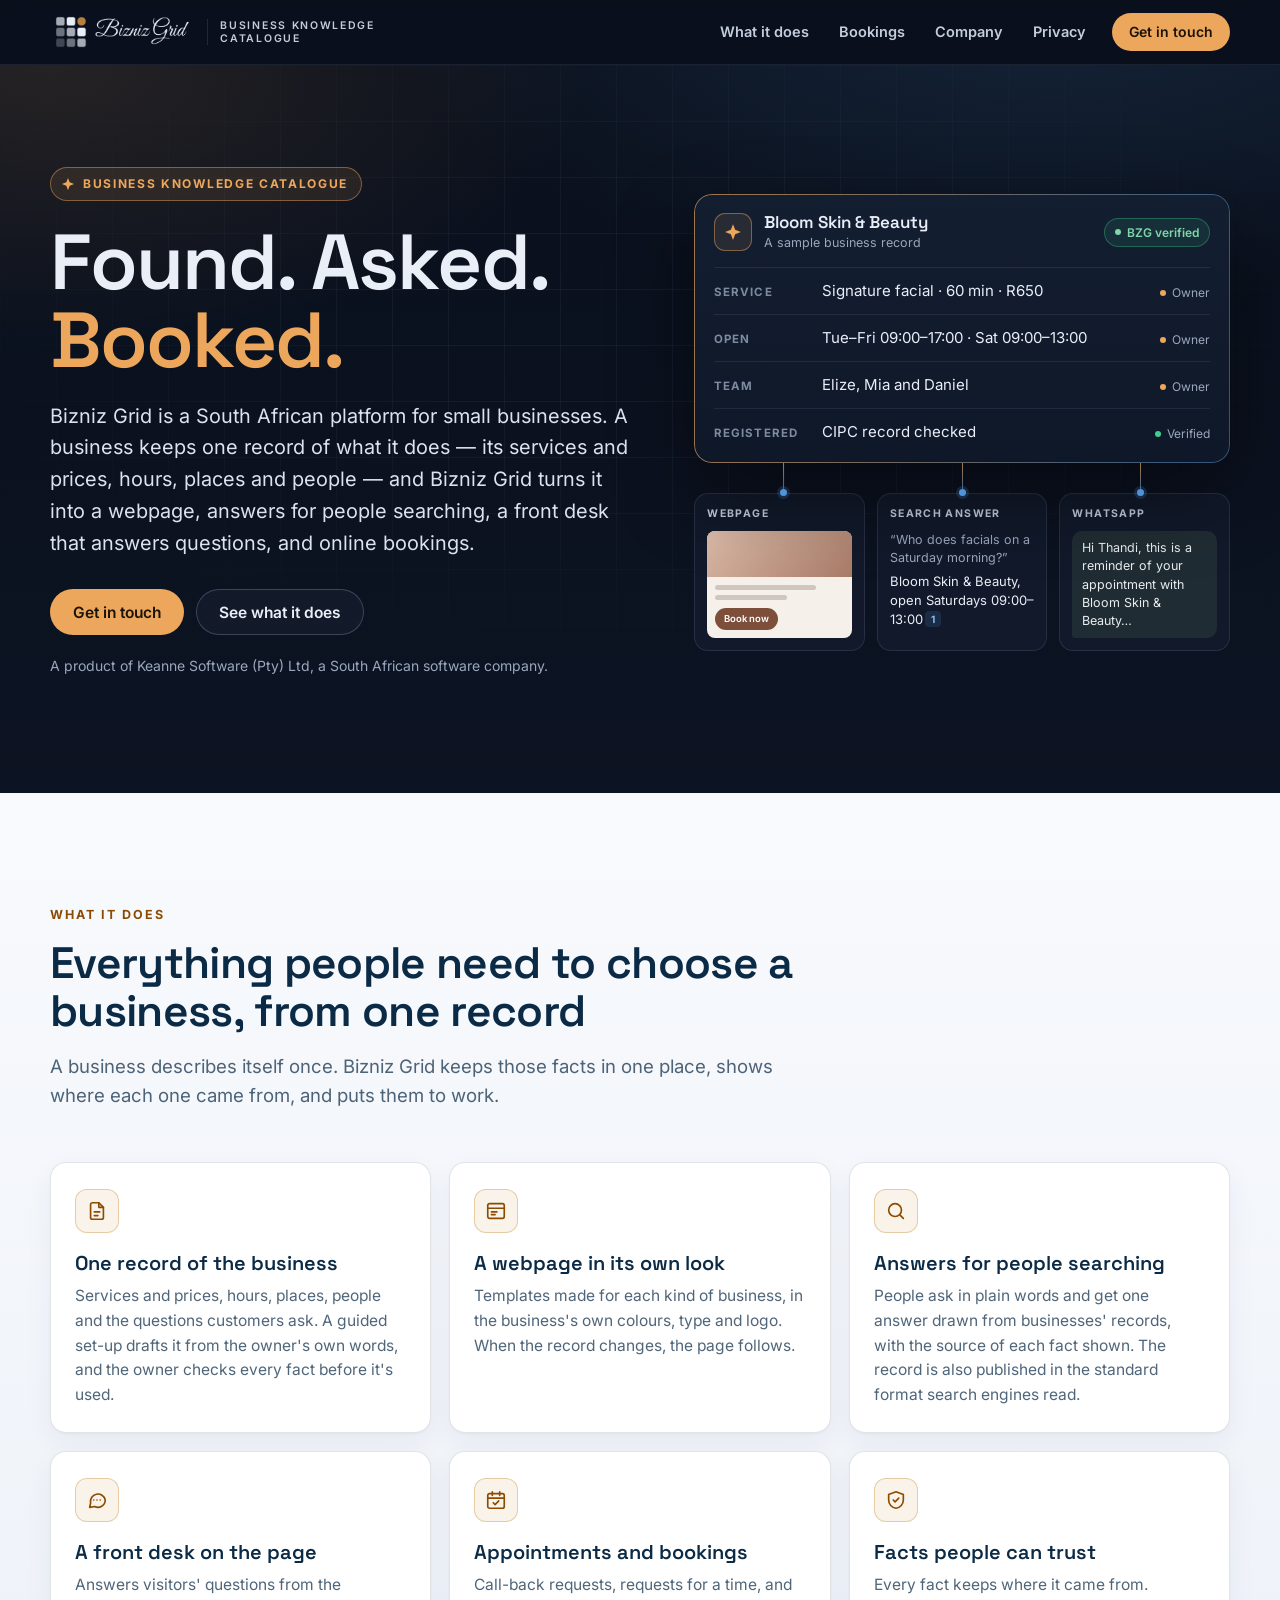
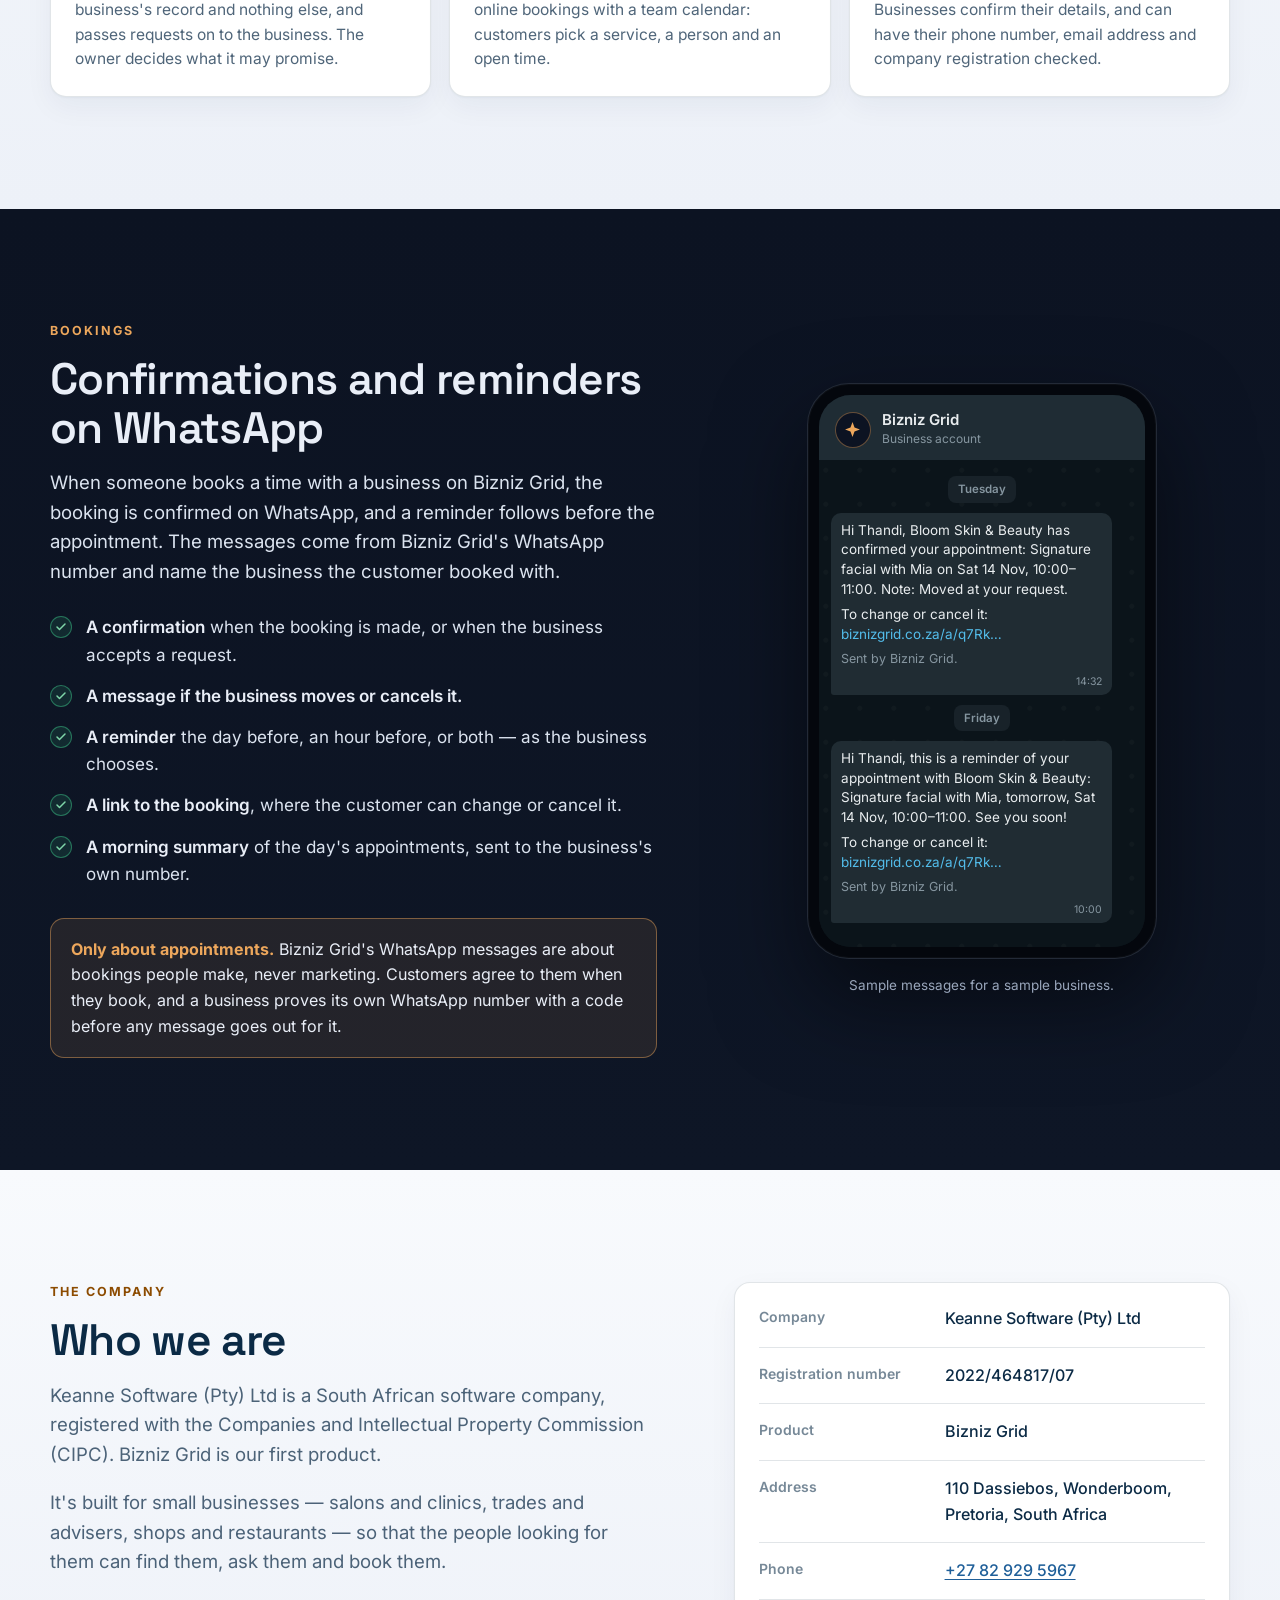
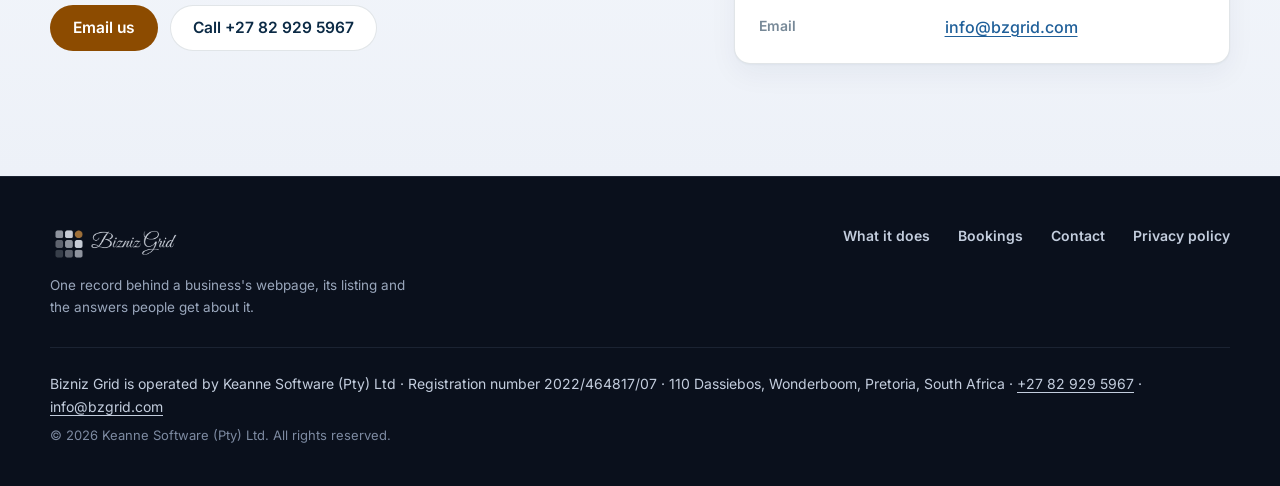
<file: site/index.html>
<!doctype html>
<html lang="en-ZA">
<head>
  <meta charset="utf-8">
  <meta name="viewport" content="width=device-width, initial-scale=1">
  <title>Bizniz Grid · Business Knowledge Catalogue</title>
  <meta name="description" content="Bizniz Grid is a South African platform for small businesses: one record of what a business does, turned into its webpage, answers for people searching, a front desk and online bookings with WhatsApp confirmations. Operated by Keanne Software (Pty) Ltd.">
  <link rel="canonical" href="https://bzgrid.com/">
  <meta name="theme-color" content="#0c1322">
  <meta name="color-scheme" content="dark light">
  <link rel="icon" href="assets/favicon.svg" type="image/svg+xml">
  <link rel="apple-touch-icon" href="assets/apple-touch-icon.png">
  <meta property="og:type" content="website">
  <meta property="og:site_name" content="Bizniz Grid">
  <meta property="og:locale" content="en_ZA">
  <meta property="og:url" content="https://bzgrid.com/">
  <meta property="og:title" content="Bizniz Grid · Business Knowledge Catalogue">
  <meta property="og:description" content="One record of a business, turned into its webpage, answers for people searching, a front desk and online bookings.">
  <meta property="og:image" content="https://bzgrid.com/assets/share.png">
  <meta property="og:image:width" content="1200">
  <meta property="og:image:height" content="630">
  <meta property="og:image:alt" content="Bizniz Grid · Found. Asked. Booked.">
  <meta name="twitter:card" content="summary_large_image">
  <link rel="preload" href="assets/fonts/inter-latin.woff2" as="font" type="font/woff2" crossorigin>
  <link rel="preload" href="assets/fonts/space-grotesk-latin.woff2" as="font" type="font/woff2" crossorigin>
  <link rel="stylesheet" href="assets/site.css">
  <script type="application/ld+json">
  {
    "@context": "https://schema.org",
    "@type": "Organization",
    "name": "Keanne Software (Pty) Ltd",
    "legalName": "Keanne Software (Pty) Ltd",
    "url": "https://bzgrid.com/",
    "brand": {
      "@type": "Brand",
      "name": "Bizniz Grid",
      "logo": "https://bzgrid.com/assets/wordmark.png"
    },
    "description": "South African software company. Its product, Bizniz Grid, gives small businesses a webpage, search answers, a front desk and online bookings, all from one record of the business.",
    "email": "info@bzgrid.com",
    "telephone": "+27 82 929 5967",
    "address": {
      "@type": "PostalAddress",
      "streetAddress": "110 Dassiebos, Wonderboom",
      "addressLocality": "Pretoria",
      "addressRegion": "Gauteng",
      "addressCountry": "ZA"
    },
    "identifier": {
      "@type": "PropertyValue",
      "propertyID": "CIPC registration number",
      "value": "2022/464817/07"
    }
  }
  </script>
</head>
<body>
  <a class="skip" href="#main">Skip to content</a>

  <header class="bar">
    <div class="wrap bar-in">
      <a class="brand" href="index.html" aria-label="Bizniz Grid, home">
        <img src="assets/wordmark-light.png" alt="Bizniz Grid" width="800" height="231">
        <span>Business Knowledge<br>Catalogue</span>
      </a>
      <nav class="nav" aria-label="Main">
        <a href="#what">What it does</a>
        <a href="#bookings">Bookings</a>
        <a href="#company">Company</a>
        <a href="privacy.html">Privacy</a>
        <a class="btn btn-amber" href="mailto:info@bzgrid.com">Get in touch</a>
      </nav>
    </div>
  </header>

  <main id="main">
    <!-- ── Hero ─────────────────────────────────────────────────────── -->
    <section class="hero" aria-labelledby="hero-title">
      <div class="wrap hero-grid">
        <div>
          <span class="eyebrow">
            <svg viewBox="4 2 16 16" aria-hidden="true"><path d="M12 3l1.9 5.1L19 10l-5.1 1.9L12 17l-1.9-5.1L5 10l5.1-1.9L12 3Z" fill="currentColor"/></svg>
            Business Knowledge Catalogue
          </span>
          <h1 id="hero-title">Found. Asked. <em>Booked.</em></h1>
          <p class="lede">Bizniz Grid is a South African platform for small businesses. A business keeps one record of what it does&nbsp;— its services and prices, hours, places and people&nbsp;— and Bizniz Grid turns it into a webpage, answers for people searching, a front desk that answers questions, and online bookings.</p>
          <div class="actions">
            <a class="btn btn-amber" href="mailto:info@bzgrid.com">Get in touch</a>
            <a class="btn btn-ghost" href="#what">See what it does</a>
          </div>
          <p class="hero-note">A product of Keanne Software (Pty) Ltd, a South African software company.</p>
        </div>

        <figure class="diagram" role="img" aria-label="An example: one business record, with its services, hours, team and checked registration, feeds the business's webpage, a search answer that cites it, and a WhatsApp reminder to a customer.">
          <div class="rec">
            <div class="rec-head">
              <span class="rec-mark"><svg viewBox="4 2 16 16"><path d="M12 3l1.9 5.1L19 10l-5.1 1.9L12 17l-1.9-5.1L5 10l5.1-1.9L12 3Z" fill="#eda75c"/></svg></span>
              <div class="rec-title">
                <div class="rec-name">Bloom Skin &amp; Beauty</div>
                <div class="rec-sub">A sample business record</div>
              </div>
              <span class="chip chip-green">BZG verified</span>
            </div>
            <dl class="facts">
              <div><dt>Service</dt><dd>Signature facial · 60 min · R650</dd><span class="src">Owner</span></div>
              <div><dt>Open</dt><dd>Tue–Fri 09:00–17:00 · Sat 09:00–13:00</dd><span class="src">Owner</span></div>
              <div><dt>Team</dt><dd>Elize, Mia and Daniel</dd><span class="src">Owner</span></div>
              <div><dt>Registered</dt><dd>CIPC record checked</dd><span class="src src-green">Verified</span></div>
            </dl>
          </div>
          <div class="feeds"><span></span><span></span><span></span></div>
          <div class="outs">
            <div class="out">
              <div class="out-k">Webpage</div>
              <div class="mini-page">
                <div class="mp-hero"></div>
                <div class="mp-body"><i class="w1"></i><i class="w2"></i><b>Book now</b></div>
              </div>
            </div>
            <div class="out">
              <div class="out-k">Search answer</div>
              <p class="out-q">“Who does facials on a Saturday morning?”</p>
              <p class="out-a">Bloom Skin &amp; Beauty, open Saturdays 09:00–13:00<span class="cite">1</span></p>
            </div>
            <div class="out">
              <div class="out-k">WhatsApp</div>
              <p class="out-bubble">Hi Thandi, this is a reminder of your appointment with Bloom Skin &amp; Beauty…</p>
            </div>
          </div>
        </figure>
      </div>
    </section>

    <!-- ── What it does ─────────────────────────────────────────────── -->
    <section class="band band-light" id="what" aria-labelledby="what-title">
      <div class="wrap">
        <div class="section-head">
          <p class="kicker">What it does</p>
          <h2 id="what-title">Everything people need to choose a business, from one record</h2>
          <p>A business describes itself once. Bizniz Grid keeps those facts in one place, shows where each one came from, and puts them to work.</p>
        </div>
        <div class="cards">
          <article class="card">
            <div class="icon"><svg viewBox="0 0 24 24" fill="none" stroke="currentColor" stroke-width="1.8" stroke-linecap="round" stroke-linejoin="round" aria-hidden="true"><path d="M14 3H7a2 2 0 0 0-2 2v14a2 2 0 0 0 2 2h10a2 2 0 0 0 2-2V8z"/><path d="M14 3v5h5"/><path d="M9 13h6M9 17h4"/></svg></div>
            <h3>One record of the business</h3>
            <p>Services and prices, hours, places, people and the questions customers ask. A guided set-up drafts it from the owner's own words, and the owner checks every fact before it's used.</p>
          </article>
          <article class="card">
            <div class="icon"><svg viewBox="0 0 24 24" fill="none" stroke="currentColor" stroke-width="1.8" stroke-linecap="round" stroke-linejoin="round" aria-hidden="true"><rect x="3" y="4" width="18" height="16" rx="2"/><path d="M3 9h18"/><path d="M7 13h6M7 16h4"/></svg></div>
            <h3>A webpage in its own look</h3>
            <p>Templates made for each kind of business, in the business's own colours, type and logo. When the record changes, the page follows.</p>
          </article>
          <article class="card">
            <div class="icon"><svg viewBox="0 0 24 24" fill="none" stroke="currentColor" stroke-width="1.8" stroke-linecap="round" stroke-linejoin="round" aria-hidden="true"><circle cx="11" cy="11" r="7"/><path d="m20 20-3.5-3.5"/></svg></div>
            <h3>Answers for people searching</h3>
            <p>People ask in plain words and get one answer drawn from businesses' records, with the source of each fact shown. The record is also published in the standard format search engines read.</p>
          </article>
          <article class="card">
            <div class="icon"><svg viewBox="0 0 24 24" fill="none" stroke="currentColor" stroke-width="1.8" stroke-linecap="round" stroke-linejoin="round" aria-hidden="true"><path d="M21 12a8 8 0 0 1-11.6 7.1L4 20l1-4.6A8 8 0 1 1 21 12z"/><path d="M8.5 12h.01M12 12h.01M15.5 12h.01"/></svg></div>
            <h3>A front desk on the page</h3>
            <p>Answers visitors' questions from the business's record and nothing else, and passes requests on to the business. The owner decides what it may promise.</p>
          </article>
          <article class="card">
            <div class="icon"><svg viewBox="0 0 24 24" fill="none" stroke="currentColor" stroke-width="1.8" stroke-linecap="round" stroke-linejoin="round" aria-hidden="true"><rect x="3" y="5" width="18" height="16" rx="2"/><path d="M16 3v4M8 3v4M3 10h18"/><path d="m9 15 2 2 4-4"/></svg></div>
            <h3>Appointments and bookings</h3>
            <p>Call-back requests, requests for a time, and online bookings with a team calendar: customers pick a service, a person and an open time.</p>
          </article>
          <article class="card">
            <div class="icon"><svg viewBox="0 0 24 24" fill="none" stroke="currentColor" stroke-width="1.8" stroke-linecap="round" stroke-linejoin="round" aria-hidden="true"><path d="M12 3l8 3v6c0 4.5-3.4 8.3-8 9-4.6-.7-8-4.5-8-9V6z"/><path d="m9 12 2 2 4-4"/></svg></div>
            <h3>Facts people can trust</h3>
            <p>Every fact keeps where it came from. Businesses confirm their details, and can have their phone number, email address and company registration checked.</p>
          </article>
        </div>
      </div>
    </section>

    <!-- ── Bookings and WhatsApp ────────────────────────────────────── -->
    <section class="band band-dark" id="bookings" aria-labelledby="bookings-title">
      <div class="wrap split">
        <div>
          <div class="section-head">
            <p class="kicker">Bookings</p>
            <h2 id="bookings-title">Confirmations and reminders on WhatsApp</h2>
            <p>When someone books a time with a business on Bizniz Grid, the booking is confirmed on WhatsApp, and a reminder follows before the appointment. The messages come from Bizniz Grid's WhatsApp number and name the business the customer booked with.</p>
          </div>
          <ul class="ticks">
            <li><span><strong>A confirmation</strong> when the booking is made, or when the business accepts a request.</span></li>
            <li><span><strong>A message if the business moves or cancels it.</strong></span></li>
            <li><span><strong>A reminder</strong> the day before, an hour before, or both&nbsp;— as the business chooses.</span></li>
            <li><span><strong>A link to the booking</strong>, where the customer can change or cancel it.</span></li>
            <li><span><strong>A morning summary</strong> of the day's appointments, sent to the business's own number.</span></li>
          </ul>
          <p class="promise"><strong>Only about appointments.</strong> Bizniz Grid's WhatsApp messages are about bookings people make, never marketing. Customers agree to them when they book, and a business proves its own WhatsApp number with a code before any message goes out for it.</p>
        </div>

        <div>
          <div class="phone" role="img" aria-label="Two sample WhatsApp messages from Bizniz Grid to a customer called Thandi: a confirmation after she moved her booking, and a reminder the day before.">
            <div class="phone-screen">
              <div class="chat-head">
                <span class="chat-avatar"><svg viewBox="4 2 16 16"><path d="M12 3l1.9 5.1L19 10l-5.1 1.9L12 17l-1.9-5.1L5 10l5.1-1.9L12 3Z" fill="#eda75c"/></svg></span>
                <div>
                  <div class="chat-name">Bizniz Grid</div>
                  <div class="chat-sub">Business account</div>
                </div>
              </div>
              <div class="chat-body">
                <span class="chat-day">Tuesday</span>
                <div class="msg">
                  <p>Hi Thandi, Bloom Skin &amp; Beauty has confirmed your appointment: Signature facial with Mia on Sat 14 Nov, 10:00–11:00. Note: Moved at your request.</p>
                  <p>To change or cancel it: <span class="link">biznizgrid.co.za/a/q7Rk…</span></p>
                  <p class="sent">Sent by Bizniz Grid.</p>
                  <span class="msg-time">14:32</span>
                </div>
                <span class="chat-day">Friday</span>
                <div class="msg">
                  <p>Hi Thandi, this is a reminder of your appointment with Bloom Skin &amp; Beauty: Signature facial with Mia, tomorrow, Sat 14 Nov, 10:00–11:00. See you soon!</p>
                  <p>To change or cancel it: <span class="link">biznizgrid.co.za/a/q7Rk…</span></p>
                  <p class="sent">Sent by Bizniz Grid.</p>
                  <span class="msg-time">10:00</span>
                </div>
              </div>
            </div>
          </div>
          <p class="phone-caption">Sample messages for a sample business.</p>
        </div>
      </div>
    </section>

    <!-- ── Company ──────────────────────────────────────────────────── -->
    <section class="band band-light" id="company" aria-labelledby="company-title">
      <div class="wrap split company">
        <div>
          <div class="section-head">
            <p class="kicker">The company</p>
            <h2 id="company-title">Who we are</h2>
            <p>Keanne Software (Pty) Ltd is a South African software company, registered with the Companies and Intellectual Property Commission (CIPC). Bizniz Grid is our first product.</p>
            <p>It's built for small businesses&nbsp;— salons and clinics, trades and advisers, shops and restaurants&nbsp;— so that the people looking for them can find them, ask them and book them.</p>
          </div>
          <div class="actions">
            <a class="btn btn-bronze" href="mailto:info@bzgrid.com">Email us</a>
            <a class="btn btn-line" href="tel:+27829295967">Call +27 82 929 5967</a>
          </div>
        </div>
        <dl class="details">
          <div><dt>Company</dt><dd>Keanne Software (Pty) Ltd</dd></div>
          <div><dt>Registration number</dt><dd>2022/464817/07</dd></div>
          <div><dt>Product</dt><dd>Bizniz Grid</dd></div>
          <div><dt>Address</dt><dd>110 Dassiebos, Wonderboom, Pretoria, South Africa</dd></div>
          <div><dt>Phone</dt><dd><a href="tel:+27829295967">+27 82 929 5967</a></dd></div>
          <div><dt>Email</dt><dd><a href="mailto:info@bzgrid.com">info@bzgrid.com</a></dd></div>
        </dl>
      </div>
    </section>
  </main>

  <footer class="foot">
    <div class="wrap">
      <div class="foot-top">
        <div class="foot-brand">
          <img src="assets/wordmark-light.png" alt="Bizniz Grid" width="800" height="231">
          <p>One record behind a business's webpage, its listing and the answers people get about it.</p>
        </div>
        <nav class="foot-links" aria-label="Footer">
          <a href="#what">What it does</a>
          <a href="#bookings">Bookings</a>
          <a href="#company">Contact</a>
          <a href="privacy.html">Privacy policy</a>
        </nav>
      </div>
      <p class="legal">Bizniz Grid is operated by Keanne Software (Pty) Ltd · Registration number 2022/464817/07 · 110 Dassiebos, Wonderboom, Pretoria, South Africa · <a href="tel:+27829295967">+27 82 929 5967</a> · <a href="mailto:info@bzgrid.com">info@bzgrid.com</a></p>
      <p class="copy">© 2026 Keanne Software (Pty) Ltd. All rights reserved.</p>
    </div>
  </footer>
</body>
</html>
</file>
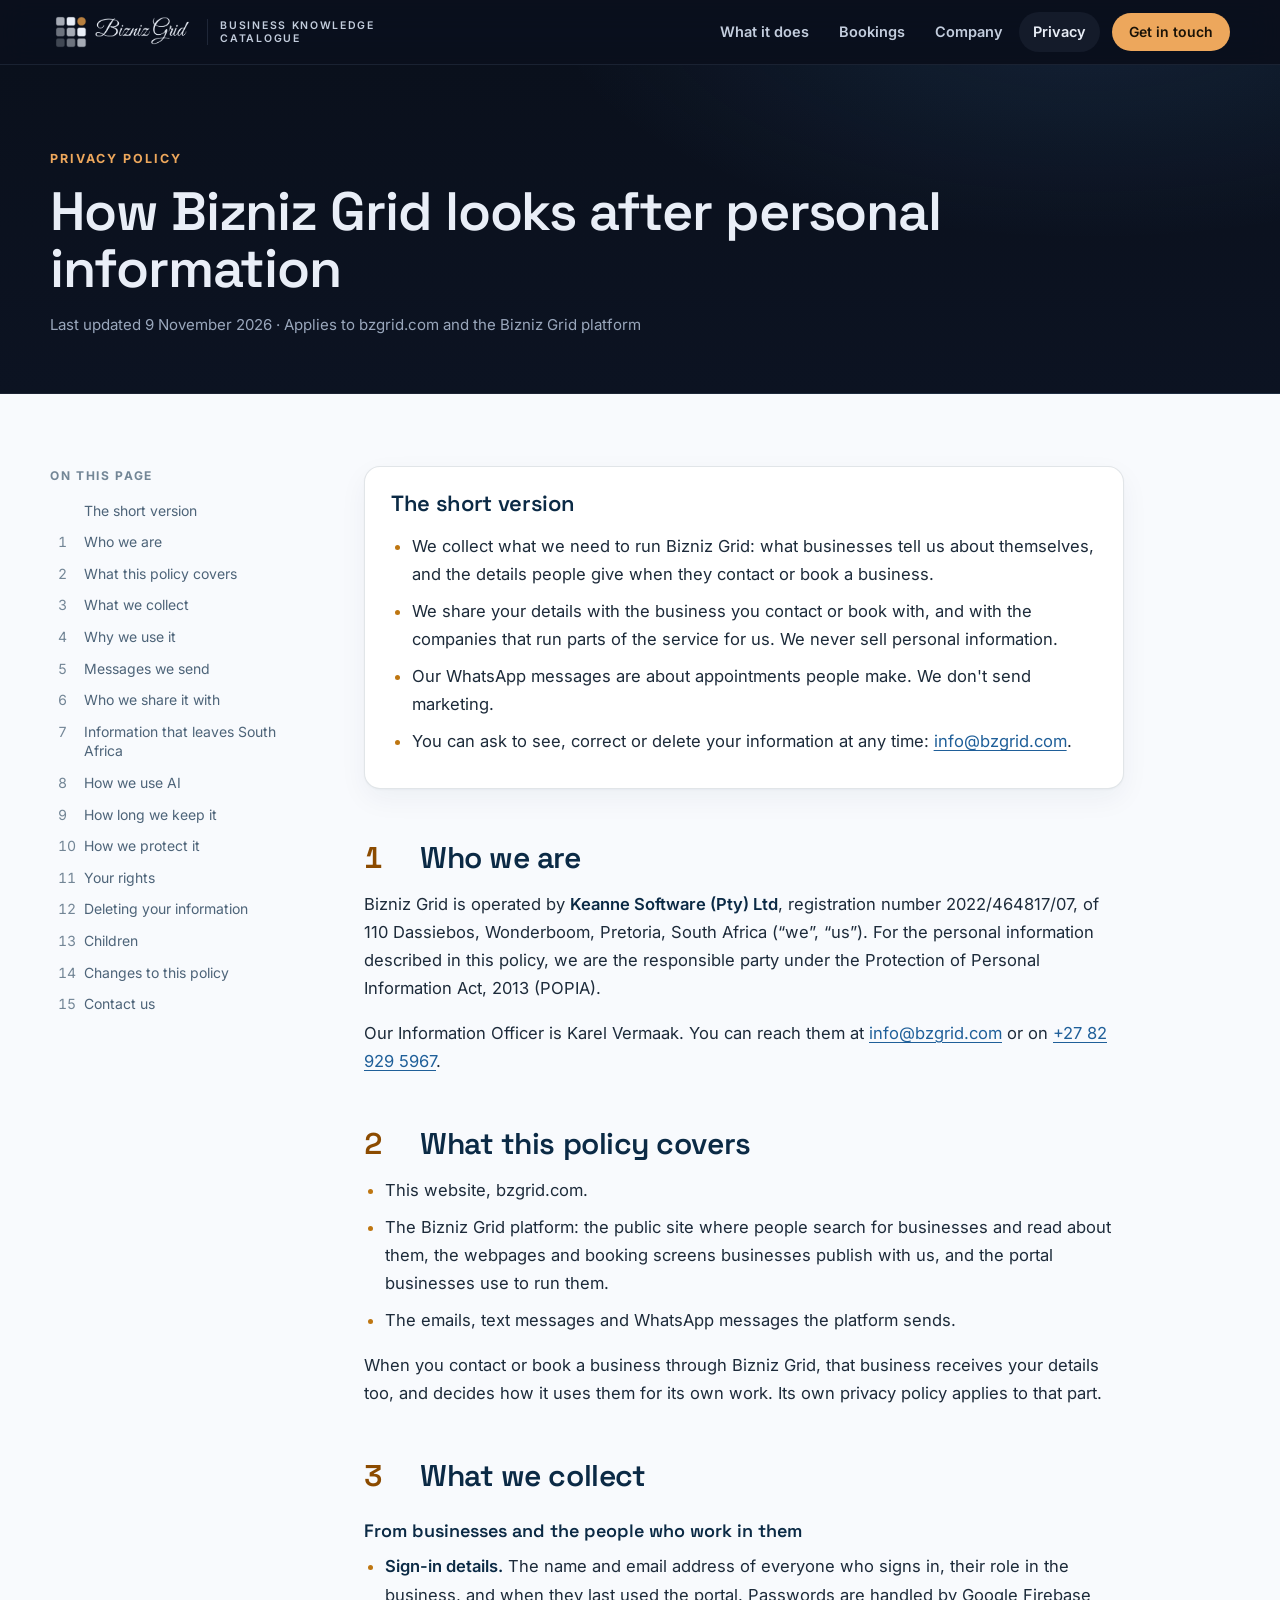
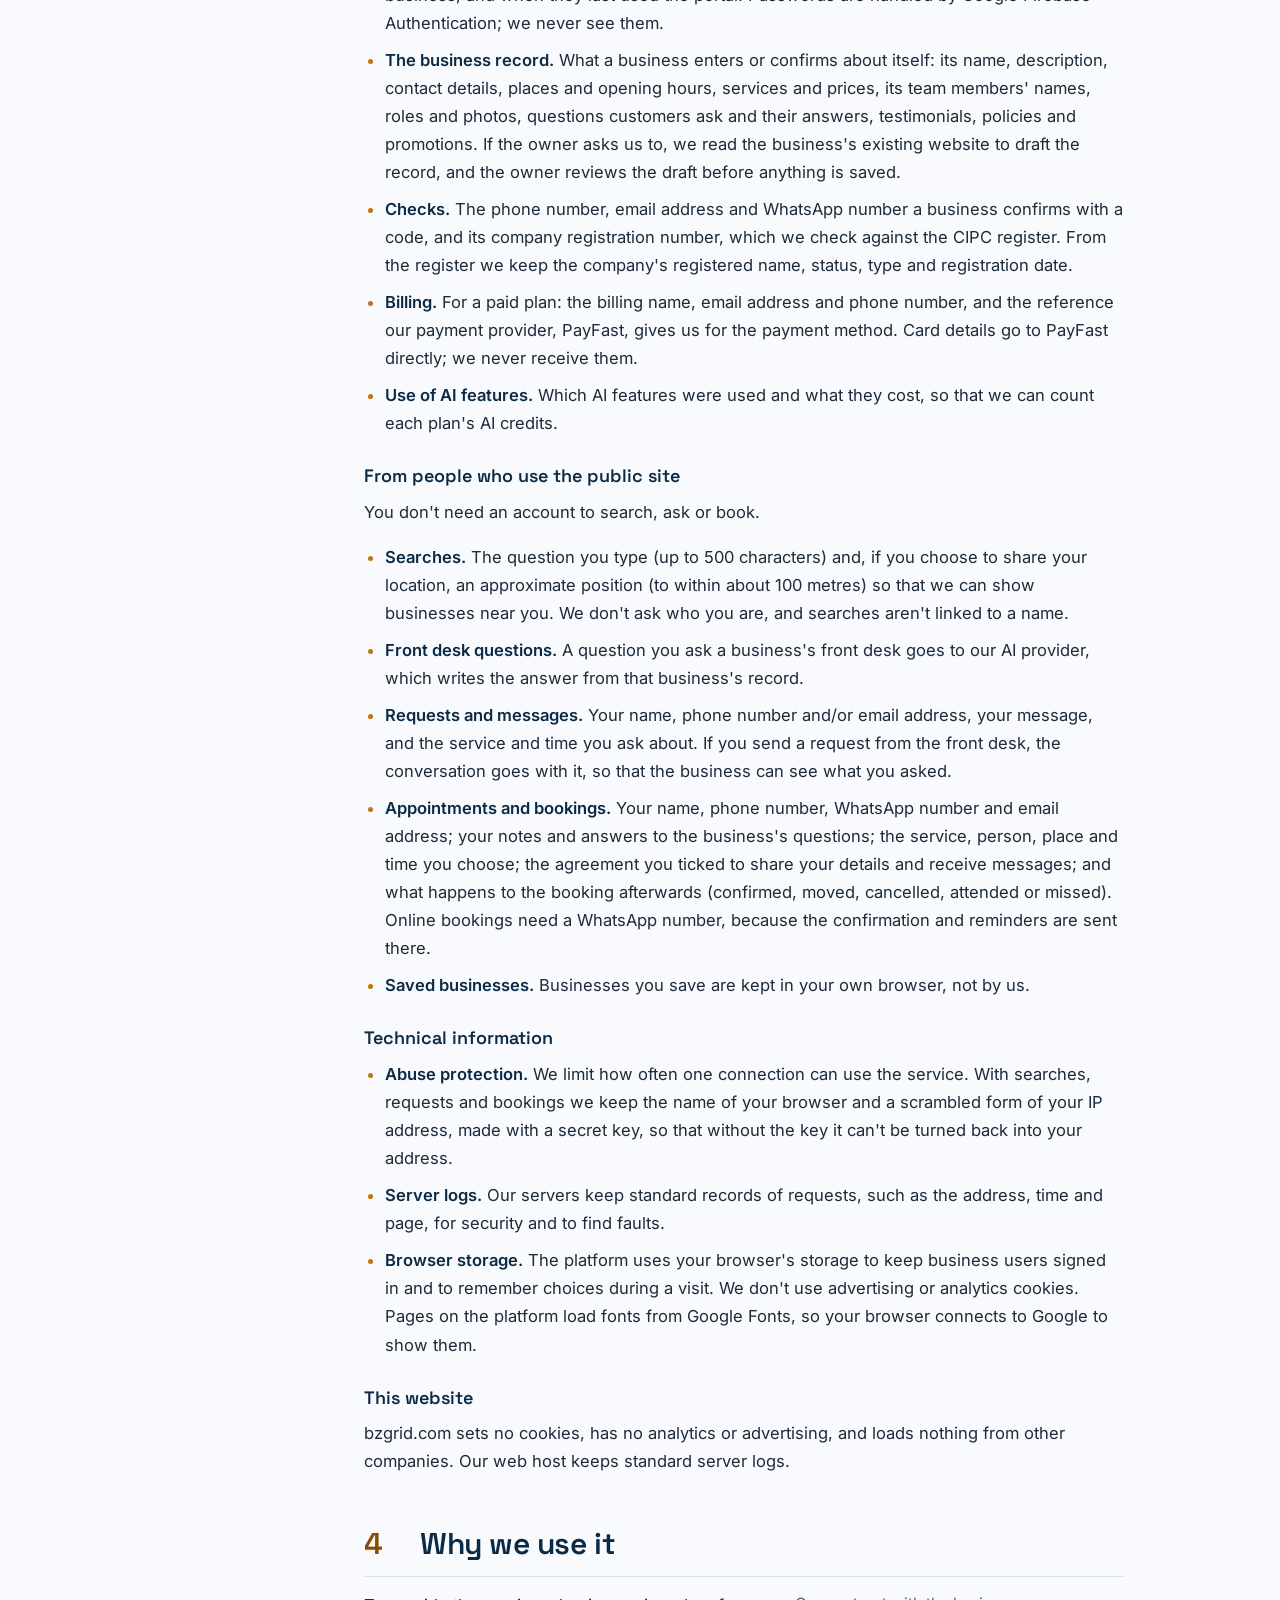
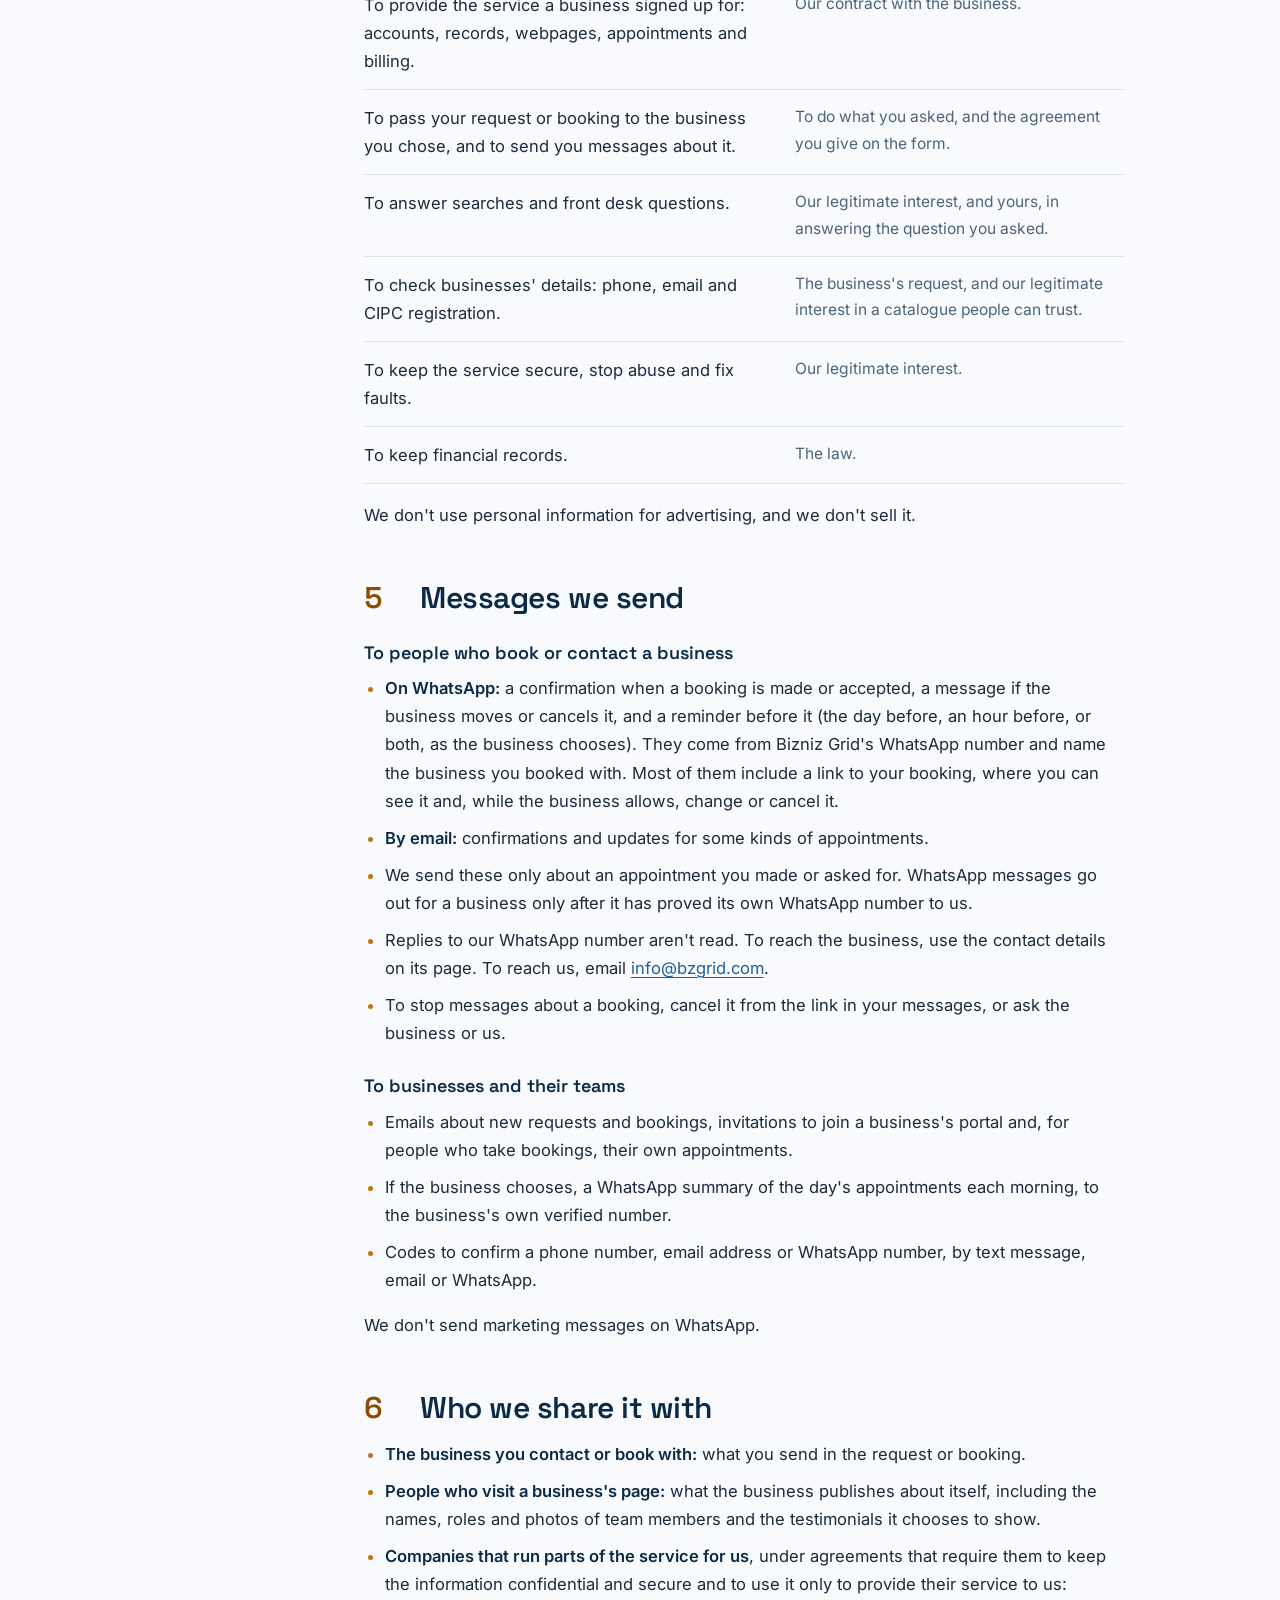
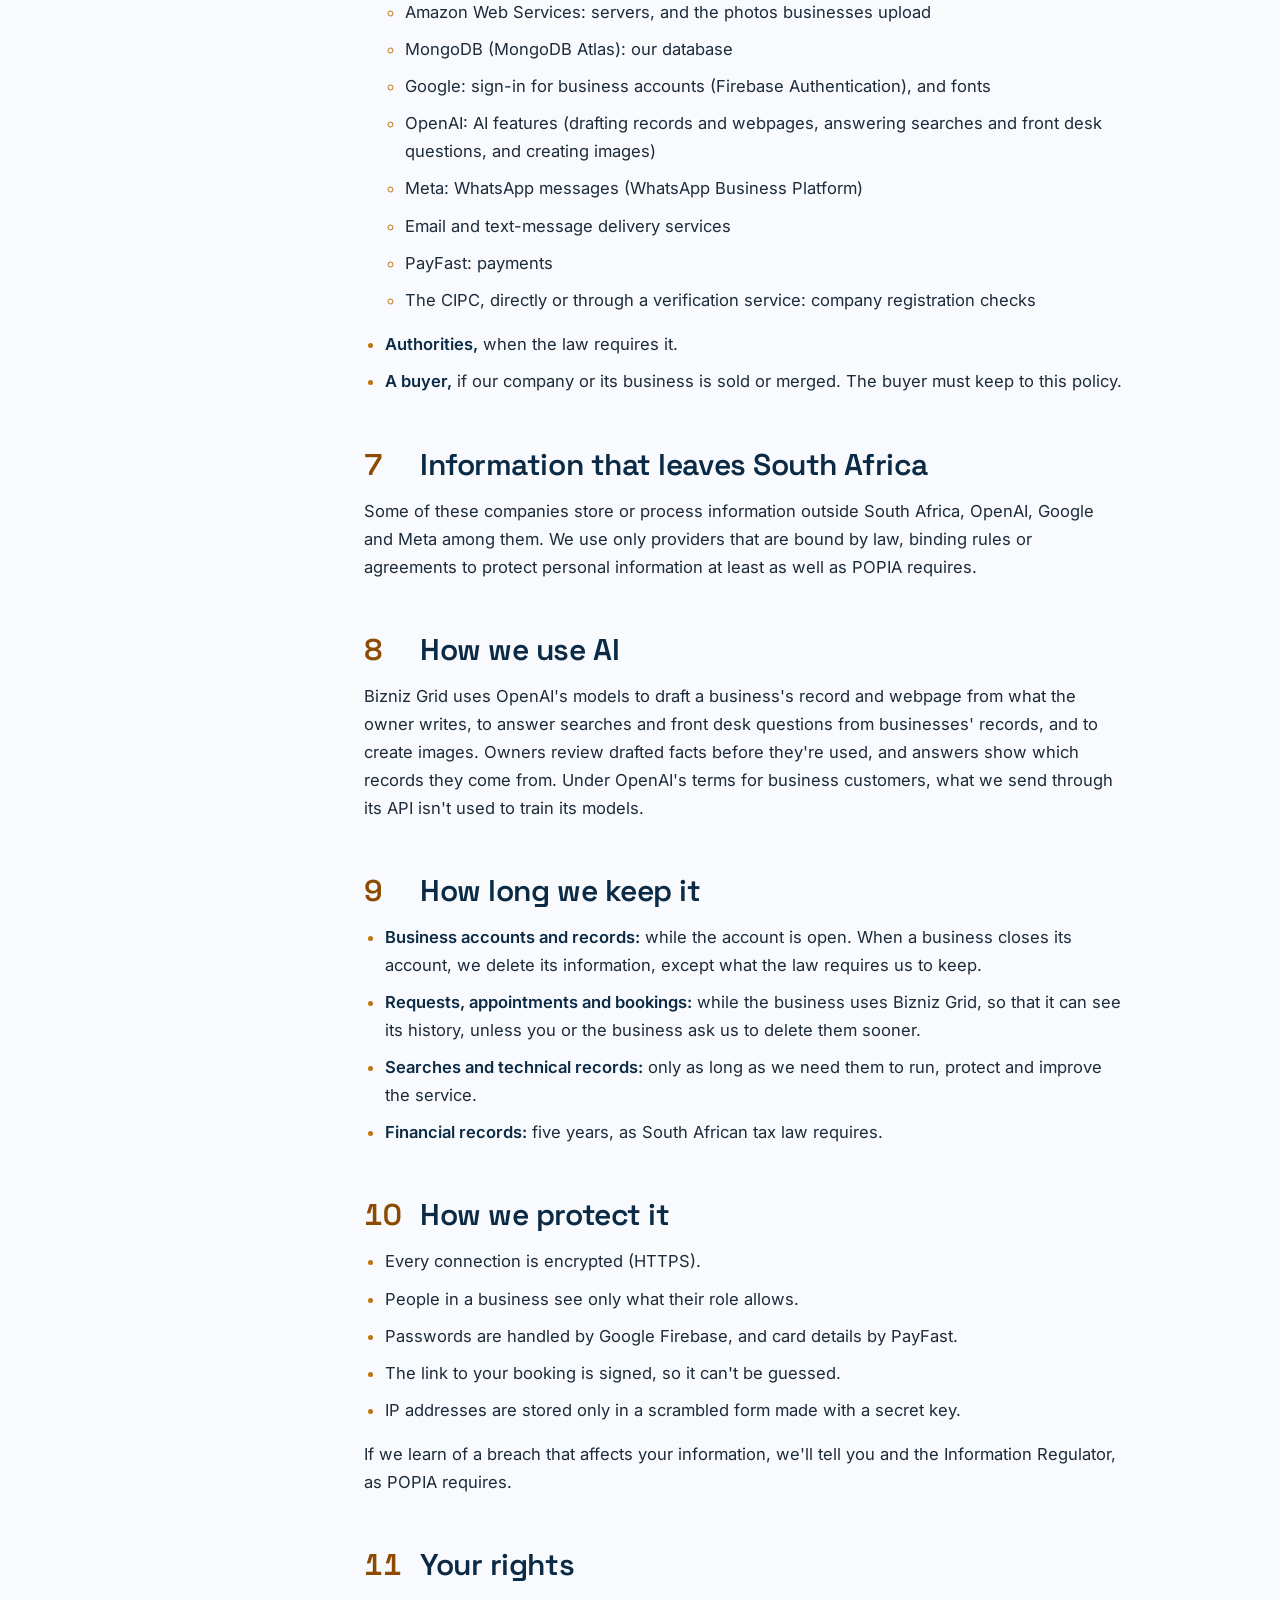
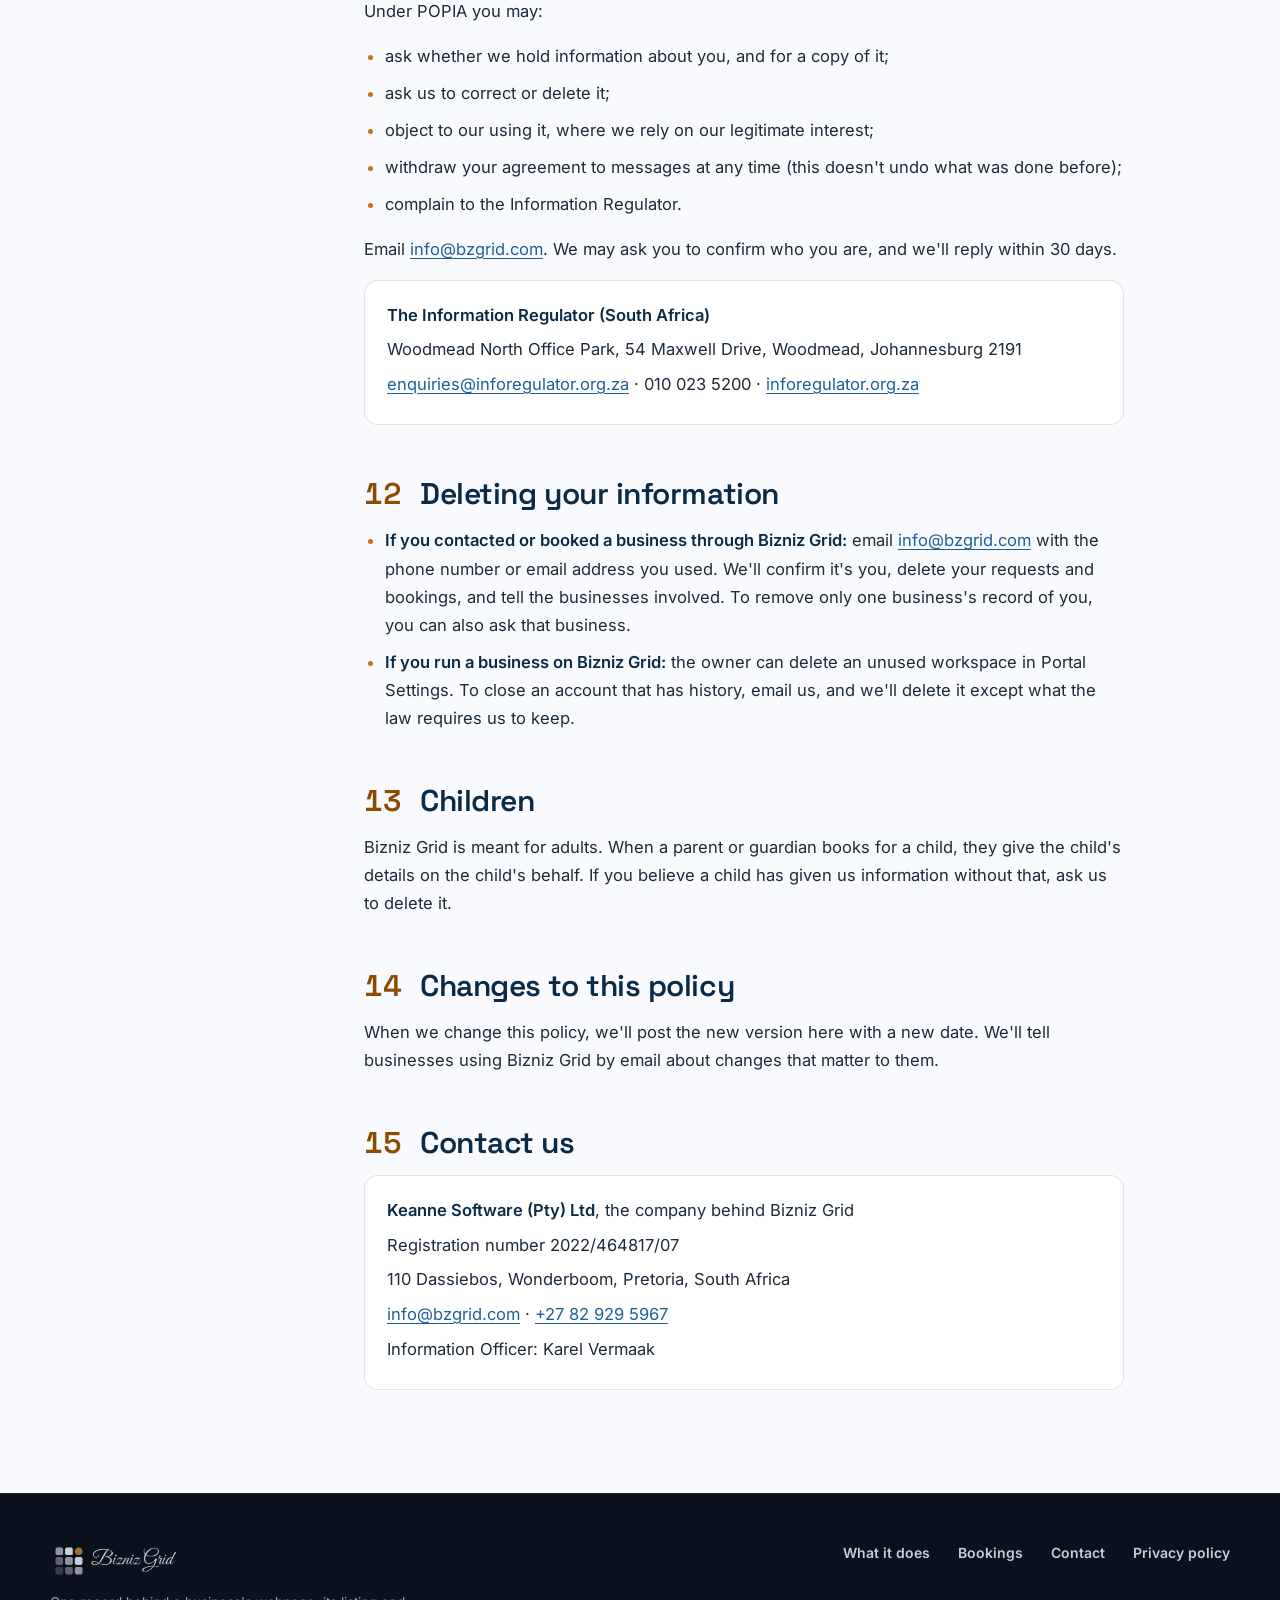
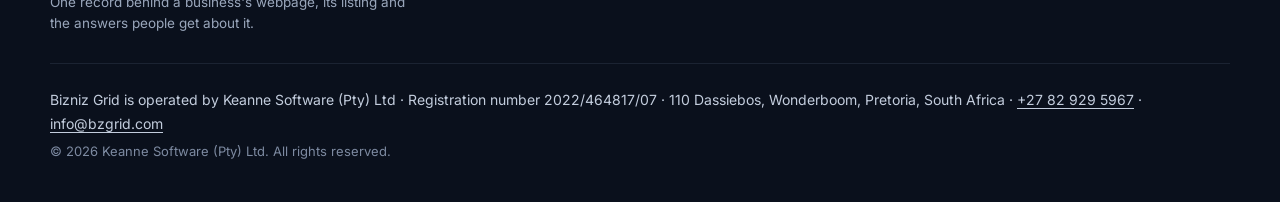
<file: site/privacy.html>
<!doctype html>
<html lang="en-ZA">
<head>
  <meta charset="utf-8">
  <meta name="viewport" content="width=device-width, initial-scale=1">
  <title>Privacy policy · Bizniz Grid</title>
  <meta name="description" content="How Bizniz Grid, operated by Keanne Software (Pty) Ltd, collects, uses, shares and protects personal information under South Africa's Protection of Personal Information Act (POPIA).">
  <link rel="canonical" href="https://bzgrid.com/privacy.html">
  <meta name="theme-color" content="#0c1322">
  <meta name="color-scheme" content="dark light">
  <link rel="icon" href="assets/favicon.svg" type="image/svg+xml">
  <link rel="apple-touch-icon" href="assets/apple-touch-icon.png">
  <meta property="og:type" content="website">
  <meta property="og:site_name" content="Bizniz Grid">
  <meta property="og:locale" content="en_ZA">
  <meta property="og:url" content="https://bzgrid.com/privacy.html">
  <meta property="og:title" content="Privacy policy · Bizniz Grid">
  <meta property="og:description" content="How Bizniz Grid collects, uses, shares and protects personal information.">
  <meta property="og:image" content="https://bzgrid.com/assets/share.png">
  <meta name="twitter:card" content="summary_large_image">
  <link rel="preload" href="assets/fonts/inter-latin.woff2" as="font" type="font/woff2" crossorigin>
  <link rel="preload" href="assets/fonts/space-grotesk-latin.woff2" as="font" type="font/woff2" crossorigin>
  <link rel="stylesheet" href="assets/site.css">
</head>
<body>
  <a class="skip" href="#main">Skip to content</a>

  <header class="bar">
    <div class="wrap bar-in">
      <a class="brand" href="index.html" aria-label="Bizniz Grid, home">
        <img src="assets/wordmark-light.png" alt="Bizniz Grid" width="800" height="231">
        <span>Business Knowledge<br>Catalogue</span>
      </a>
      <nav class="nav" aria-label="Main">
        <a href="index.html#what">What it does</a>
        <a href="index.html#bookings">Bookings</a>
        <a href="index.html#company">Company</a>
        <a href="privacy.html" aria-current="page">Privacy</a>
        <a class="btn btn-amber" href="mailto:info@bzgrid.com">Get in touch</a>
      </nav>
    </div>
  </header>

  <main id="main">
    <header class="doc-hero">
      <div class="wrap">
        <p class="kicker">Privacy policy</p>
        <h1>How Bizniz Grid looks after personal information</h1>
        <p class="doc-meta">Last updated 9 November 2026 · Applies to bzgrid.com and the Bizniz Grid platform</p>
      </div>
    </header>

    <div class="doc-band">
      <div class="wrap doc-grid">
        <nav class="toc" aria-label="On this page">
          <p>On this page</p>
          <ol>
            <li><a href="#short">The short version</a></li>
            <li><a href="#who">Who we are</a></li>
            <li><a href="#covers">What this policy covers</a></li>
            <li><a href="#collect">What we collect</a></li>
            <li><a href="#why">Why we use it</a></li>
            <li><a href="#messages">Messages we send</a></li>
            <li><a href="#share">Who we share it with</a></li>
            <li><a href="#abroad">Information that leaves South Africa</a></li>
            <li><a href="#ai">How we use AI</a></li>
            <li><a href="#keep">How long we keep it</a></li>
            <li><a href="#protect">How we protect it</a></li>
            <li><a href="#rights">Your rights</a></li>
            <li><a href="#delete-your-information">Deleting your information</a></li>
            <li><a href="#children">Children</a></li>
            <li><a href="#changes">Changes to this policy</a></li>
            <li><a href="#contact">Contact us</a></li>
          </ol>
        </nav>

        <article class="doc">
          <section class="short" id="short" aria-labelledby="short-title">
            <h2 id="short-title">The short version</h2>
            <ul>
              <li>We collect what we need to run Bizniz Grid: what businesses tell us about themselves, and the details people give when they contact or book a business.</li>
              <li>We share your details with the business you contact or book with, and with the companies that run parts of the service for us. We never sell personal information.</li>
              <li>Our WhatsApp messages are about appointments people make. We don't send marketing.</li>
              <li>You can ask to see, correct or delete your information at any time: <a href="mailto:info@bzgrid.com">info@bzgrid.com</a>.</li>
            </ul>
          </section>

          <section id="who" aria-labelledby="who-title">
            <h2 id="who-title"><span class="n">1</span>Who we are</h2>
            <p>Bizniz Grid is operated by <strong>Keanne Software (Pty) Ltd</strong>, registration number 2022/464817/07, of 110 Dassiebos, Wonderboom, Pretoria, South Africa (“we”, “us”). For the personal information described in this policy, we are the responsible party under the Protection of Personal Information Act, 2013 (POPIA).</p>
            <p>Our Information Officer is Karel Vermaak. You can reach them at <a href="mailto:info@bzgrid.com">info@bzgrid.com</a> or on <a href="tel:+27829295967">+27 82 929 5967</a>.</p>
          </section>

          <section id="covers" aria-labelledby="covers-title">
            <h2 id="covers-title"><span class="n">2</span>What this policy covers</h2>
            <ul>
              <li>This website, bzgrid.com.</li>
              <li>The Bizniz Grid platform: the public site where people search for businesses and read about them, the webpages and booking screens businesses publish with us, and the portal businesses use to run them.</li>
              <li>The emails, text messages and WhatsApp messages the platform sends.</li>
            </ul>
            <p>When you contact or book a business through Bizniz Grid, that business receives your details too, and decides how it uses them for its own work. Its own privacy policy applies to that part.</p>
          </section>

          <section id="collect" aria-labelledby="collect-title">
            <h2 id="collect-title"><span class="n">3</span>What we collect</h2>

            <h3>From businesses and the people who work in them</h3>
            <ul>
              <li><strong>Sign-in details.</strong> The name and email address of everyone who signs in, their role in the business, and when they last used the portal. Passwords are handled by Google Firebase Authentication; we never see them.</li>
              <li><strong>The business record.</strong> What a business enters or confirms about itself: its name, description, contact details, places and opening hours, services and prices, its team members' names, roles and photos, questions customers ask and their answers, testimonials, policies and promotions. If the owner asks us to, we read the business's existing website to draft the record, and the owner reviews the draft before anything is saved.</li>
              <li><strong>Checks.</strong> The phone number, email address and WhatsApp number a business confirms with a code, and its company registration number, which we check against the CIPC register. From the register we keep the company's registered name, status, type and registration date.</li>
              <li><strong>Billing.</strong> For a paid plan: the billing name, email address and phone number, and the reference our payment provider, PayFast, gives us for the payment method. Card details go to PayFast directly; we never receive them.</li>
              <li><strong>Use of AI features.</strong> Which AI features were used and what they cost, so that we can count each plan's AI credits.</li>
            </ul>

            <h3>From people who use the public site</h3>
            <p>You don't need an account to search, ask or book.</p>
            <ul>
              <li><strong>Searches.</strong> The question you type (up to 500 characters) and, if you choose to share your location, an approximate position (to within about 100 metres) so that we can show businesses near you. We don't ask who you are, and searches aren't linked to a name.</li>
              <li><strong>Front desk questions.</strong> A question you ask a business's front desk goes to our AI provider, which writes the answer from that business's record.</li>
              <li><strong>Requests and messages.</strong> Your name, phone number and/or email address, your message, and the service and time you ask about. If you send a request from the front desk, the conversation goes with it, so that the business can see what you asked.</li>
              <li><strong>Appointments and bookings.</strong> Your name, phone number, WhatsApp number and email address; your notes and answers to the business's questions; the service, person, place and time you choose; the agreement you ticked to share your details and receive messages; and what happens to the booking afterwards (confirmed, moved, cancelled, attended or missed). Online bookings need a WhatsApp number, because the confirmation and reminders are sent there.</li>
              <li><strong>Saved businesses.</strong> Businesses you save are kept in your own browser, not by us.</li>
            </ul>

            <h3>Technical information</h3>
            <ul>
              <li><strong>Abuse protection.</strong> We limit how often one connection can use the service. With searches, requests and bookings we keep the name of your browser and a scrambled form of your IP address, made with a secret key, so that without the key it can't be turned back into your address.</li>
              <li><strong>Server logs.</strong> Our servers keep standard records of requests, such as the address, time and page, for security and to find faults.</li>
              <li><strong>Browser storage.</strong> The platform uses your browser's storage to keep business users signed in and to remember choices during a visit. We don't use advertising or analytics cookies. Pages on the platform load fonts from Google Fonts, so your browser connects to Google to show them.</li>
            </ul>

            <h3>This website</h3>
            <p>bzgrid.com sets no cookies, has no analytics or advertising, and loads nothing from other companies. Our web host keeps standard server logs.</p>
          </section>

          <section id="why" aria-labelledby="why-title">
            <h2 id="why-title"><span class="n">4</span>Why we use it</h2>
            <dl class="basis">
              <div><dt>To provide the service a business signed up for: accounts, records, webpages, appointments and billing.</dt><dd>Our contract with the business.</dd></div>
              <div><dt>To pass your request or booking to the business you chose, and to send you messages about it.</dt><dd>To do what you asked, and the agreement you give on the form.</dd></div>
              <div><dt>To answer searches and front desk questions.</dt><dd>Our legitimate interest, and yours, in answering the question you asked.</dd></div>
              <div><dt>To check businesses' details: phone, email and CIPC registration.</dt><dd>The business's request, and our legitimate interest in a catalogue people can trust.</dd></div>
              <div><dt>To keep the service secure, stop abuse and fix faults.</dt><dd>Our legitimate interest.</dd></div>
              <div><dt>To keep financial records.</dt><dd>The law.</dd></div>
            </dl>
            <p>We don't use personal information for advertising, and we don't sell it.</p>
          </section>

          <section id="messages" aria-labelledby="messages-title">
            <h2 id="messages-title"><span class="n">5</span>Messages we send</h2>
            <h3>To people who book or contact a business</h3>
            <ul>
              <li><strong>On WhatsApp:</strong> a confirmation when a booking is made or accepted, a message if the business moves or cancels it, and a reminder before it (the day before, an hour before, or both, as the business chooses). They come from Bizniz Grid's WhatsApp number and name the business you booked with. Most of them include a link to your booking, where you can see it and, while the business allows, change or cancel it.</li>
              <li><strong>By email:</strong> confirmations and updates for some kinds of appointments.</li>
              <li>We send these only about an appointment you made or asked for. WhatsApp messages go out for a business only after it has proved its own WhatsApp number to us.</li>
              <li>Replies to our WhatsApp number aren't read. To reach the business, use the contact details on its page. To reach us, email <a href="mailto:info@bzgrid.com">info@bzgrid.com</a>.</li>
              <li>To stop messages about a booking, cancel it from the link in your messages, or ask the business or us.</li>
            </ul>
            <h3>To businesses and their teams</h3>
            <ul>
              <li>Emails about new requests and bookings, invitations to join a business's portal and, for people who take bookings, their own appointments.</li>
              <li>If the business chooses, a WhatsApp summary of the day's appointments each morning, to the business's own verified number.</li>
              <li>Codes to confirm a phone number, email address or WhatsApp number, by text message, email or WhatsApp.</li>
            </ul>
            <p>We don't send marketing messages on WhatsApp.</p>
          </section>

          <section id="share" aria-labelledby="share-title">
            <h2 id="share-title"><span class="n">6</span>Who we share it with</h2>
            <ul>
              <li><strong>The business you contact or book with:</strong> what you send in the request or booking.</li>
              <li><strong>People who visit a business's page:</strong> what the business publishes about itself, including the names, roles and photos of team members and the testimonials it chooses to show.</li>
              <li><strong>Companies that run parts of the service for us</strong>, under agreements that require them to keep the information confidential and secure and to use it only to provide their service to us:
                <ul>
                  <li>Amazon Web Services: servers, and the photos businesses upload</li>
                  <li>MongoDB (MongoDB Atlas): our database</li>
                  <li>Google: sign-in for business accounts (Firebase Authentication), and fonts</li>
                  <li>OpenAI: AI features (drafting records and webpages, answering searches and front desk questions, and creating images)</li>
                  <li>Meta: WhatsApp messages (WhatsApp Business Platform)</li>
                  <li>Email and text-message delivery services</li>
                  <li>PayFast: payments</li>
                  <li>The CIPC, directly or through a verification service: company registration checks</li>
                </ul>
              </li>
              <li><strong>Authorities,</strong> when the law requires it.</li>
              <li><strong>A buyer,</strong> if our company or its business is sold or merged. The buyer must keep to this policy.</li>
            </ul>
          </section>

          <section id="abroad" aria-labelledby="abroad-title">
            <h2 id="abroad-title"><span class="n">7</span>Information that leaves South Africa</h2>
            <p>Some of these companies store or process information outside South Africa, OpenAI, Google and Meta among them. We use only providers that are bound by law, binding rules or agreements to protect personal information at least as well as POPIA requires.</p>
          </section>

          <section id="ai" aria-labelledby="ai-title">
            <h2 id="ai-title"><span class="n">8</span>How we use AI</h2>
            <p>Bizniz Grid uses OpenAI's models to draft a business's record and webpage from what the owner writes, to answer searches and front desk questions from businesses' records, and to create images. Owners review drafted facts before they're used, and answers show which records they come from. Under OpenAI's terms for business customers, what we send through its API isn't used to train its models.</p>
          </section>

          <section id="keep" aria-labelledby="keep-title">
            <h2 id="keep-title"><span class="n">9</span>How long we keep it</h2>
            <ul>
              <li><strong>Business accounts and records:</strong> while the account is open. When a business closes its account, we delete its information, except what the law requires us to keep.</li>
              <li><strong>Requests, appointments and bookings:</strong> while the business uses Bizniz Grid, so that it can see its history, unless you or the business ask us to delete them sooner.</li>
              <li><strong>Searches and technical records:</strong> only as long as we need them to run, protect and improve the service.</li>
              <li><strong>Financial records:</strong> five years, as South African tax law requires.</li>
            </ul>
          </section>

          <section id="protect" aria-labelledby="protect-title">
            <h2 id="protect-title"><span class="n">10</span>How we protect it</h2>
            <ul>
              <li>Every connection is encrypted (HTTPS).</li>
              <li>People in a business see only what their role allows.</li>
              <li>Passwords are handled by Google Firebase, and card details by PayFast.</li>
              <li>The link to your booking is signed, so it can't be guessed.</li>
              <li>IP addresses are stored only in a scrambled form made with a secret key.</li>
            </ul>
            <p>If we learn of a breach that affects your information, we'll tell you and the Information Regulator, as POPIA requires.</p>
          </section>

          <section id="rights" aria-labelledby="rights-title">
            <h2 id="rights-title"><span class="n">11</span>Your rights</h2>
            <p>Under POPIA you may:</p>
            <ul>
              <li>ask whether we hold information about you, and for a copy of it;</li>
              <li>ask us to correct or delete it;</li>
              <li>object to our using it, where we rely on our legitimate interest;</li>
              <li>withdraw your agreement to messages at any time (this doesn't undo what was done before);</li>
              <li>complain to the Information Regulator.</li>
            </ul>
            <p>Email <a href="mailto:info@bzgrid.com">info@bzgrid.com</a>. We may ask you to confirm who you are, and we'll reply within 30 days.</p>
            <div class="contact-card">
              <p><strong>The Information Regulator (South Africa)</strong></p>
              <p>Woodmead North Office Park, 54 Maxwell Drive, Woodmead, Johannesburg 2191</p>
              <p><a href="mailto:enquiries@inforegulator.org.za">enquiries@inforegulator.org.za</a> · 010 023 5200 · <a href="https://inforegulator.org.za/">inforegulator.org.za</a></p>
            </div>
          </section>

          <section id="delete-your-information" aria-labelledby="delete-title">
            <h2 id="delete-title"><span class="n">12</span>Deleting your information</h2>
            <ul>
              <li><strong>If you contacted or booked a business through Bizniz Grid:</strong> email <a href="mailto:info@bzgrid.com">info@bzgrid.com</a> with the phone number or email address you used. We'll confirm it's you, delete your requests and bookings, and tell the businesses involved. To remove only one business's record of you, you can also ask that business.</li>
              <li><strong>If you run a business on Bizniz Grid:</strong> the owner can delete an unused workspace in Portal Settings. To close an account that has history, email us, and we'll delete it except what the law requires us to keep.</li>
            </ul>
          </section>

          <section id="children" aria-labelledby="children-title">
            <h2 id="children-title"><span class="n">13</span>Children</h2>
            <p>Bizniz Grid is meant for adults. When a parent or guardian books for a child, they give the child's details on the child's behalf. If you believe a child has given us information without that, ask us to delete it.</p>
          </section>

          <section id="changes" aria-labelledby="changes-title">
            <h2 id="changes-title"><span class="n">14</span>Changes to this policy</h2>
            <p>When we change this policy, we'll post the new version here with a new date. We'll tell businesses using Bizniz Grid by email about changes that matter to them.</p>
          </section>

          <section id="contact" aria-labelledby="contact-title">
            <h2 id="contact-title"><span class="n">15</span>Contact us</h2>
            <div class="contact-card">
              <p><strong>Keanne Software (Pty) Ltd</strong>, the company behind Bizniz Grid</p>
              <p>Registration number 2022/464817/07</p>
              <p>110 Dassiebos, Wonderboom, Pretoria, South Africa</p>
              <p><a href="mailto:info@bzgrid.com">info@bzgrid.com</a> · <a href="tel:+27829295967">+27 82 929 5967</a></p>
              <p>Information Officer: Karel Vermaak</p>
            </div>
          </section>
        </article>
      </div>
    </div>
  </main>

  <footer class="foot">
    <div class="wrap">
      <div class="foot-top">
        <div class="foot-brand">
          <img src="assets/wordmark-light.png" alt="Bizniz Grid" width="800" height="231">
          <p>One record behind a business's webpage, its listing and the answers people get about it.</p>
        </div>
        <nav class="foot-links" aria-label="Footer">
          <a href="index.html#what">What it does</a>
          <a href="index.html#bookings">Bookings</a>
          <a href="index.html#company">Contact</a>
          <a href="privacy.html">Privacy policy</a>
        </nav>
      </div>
      <p class="legal">Bizniz Grid is operated by Keanne Software (Pty) Ltd · Registration number 2022/464817/07 · 110 Dassiebos, Wonderboom, Pretoria, South Africa · <a href="tel:+27829295967">+27 82 929 5967</a> · <a href="mailto:info@bzgrid.com">info@bzgrid.com</a></p>
      <p class="copy">© 2026 Keanne Software (Pty) Ltd. All rights reserved.</p>
    </div>
  </footer>
</body>
</html>
</file>
<file: site/assets/site.css>
/* Bizniz Grid — company website (bzgrid.com).

   The tokens are the product's own (@bzg/bzg-ui-mui darkTokens): the dark
   AI-mode ground, the amber accent, the AI gradient ring, and the light
   bands a dark page breaks into, where amber becomes bronze.

   The fonts are served from this folder, so the site loads nothing from
   another company (the privacy policy says so). No scripts. */

@font-face {
  font-family: "Inter";
  src: url("fonts/inter-latin.woff2") format("woff2");
  font-weight: 400 700;
  font-style: normal;
  font-display: swap;
}
@font-face {
  font-family: "Space Grotesk";
  src: url("fonts/space-grotesk-latin.woff2") format("woff2");
  font-weight: 500 700;
  font-style: normal;
  font-display: swap;
}

:root {
  --screen: #0c1322;
  --deep: #0a101c;
  --panel: #0f1828;
  --card: #121b2c;
  --border: rgba(148, 170, 205, 0.16);
  --border-strong: rgba(148, 170, 205, 0.3);
  --divider: rgba(148, 170, 205, 0.12);
  --text: #e9eef7;
  --body: #dbe3ef;
  --label: #c3cddd;
  --muted: #9aa7bc;
  --faint: #7d8aa1;
  --amber: #eda75c;
  --amber-hi: #f4ba7b;
  --amber-tint: rgba(237, 167, 92, 0.1);
  --amber-border: rgba(237, 167, 92, 0.45);
  --blue: #4f93d8;
  --blue-text: #8fc0ee;
  --blue-tint: rgba(79, 147, 216, 0.16);
  --green: #3ecf8e;
  --green-text: #7fd6a9;
  --ring: linear-gradient(100deg, rgba(237, 167, 92, 0.65), rgba(79, 147, 216, 0.5));

  --light: #f8fafd;
  --light-2: #edf1f8;
  --navy: #0b2a45;
  --ink: #1d2b3a;
  --ink-2: rgba(11, 42, 69, 0.72);
  --ink-3: rgba(11, 42, 69, 0.56);
  --line: rgba(11, 42, 69, 0.12);
  --bronze: #8c4b00;
  --bronze-button: #be7611;
  --bronze-tint: rgba(190, 118, 17, 0.09);
  --bronze-border: rgba(190, 118, 17, 0.32);

  --font: "Inter", system-ui, -apple-system, "Segoe UI", Roboto, sans-serif;
  --display: "Space Grotesk", "Inter", system-ui, sans-serif;
  --wrap: 1180px;
  --gutter: 40px;
  --bar: 64px;
}
@media (max-width: 720px) {
  :root { --gutter: 16px; --bar: 58px; }
}

*, *::before, *::after { box-sizing: border-box; }
html {
  -webkit-text-size-adjust: 100%;
  scroll-behavior: smooth;
  scroll-padding-top: calc(var(--bar) + 20px);
}
@media (prefers-reduced-motion: reduce) {
  html { scroll-behavior: auto; }
}
body {
  margin: 0;
  background: var(--screen);
  color: var(--body);
  font-family: var(--font);
  font-size: 17px;
  line-height: 1.6;
  -webkit-font-smoothing: antialiased;
  -moz-osx-font-smoothing: grayscale;
}
img, svg { display: block; max-width: 100%; }
a { color: var(--blue-text); text-underline-offset: 3px; }
a:hover { color: #b9d8f6; }
:focus-visible { outline: 2px solid var(--blue-text); outline-offset: 3px; border-radius: 6px; }
::selection { background: rgba(237, 167, 92, 0.35); color: #fff; }
p { margin: 0 0 1em; }
p:last-child { margin-bottom: 0; }

.wrap {
  width: 100%;
  max-width: calc(var(--wrap) + 2 * var(--gutter));
  margin: 0 auto;
  padding: 0 var(--gutter);
}

.skip {
  position: absolute;
  left: 12px;
  top: -60px;
  z-index: 100;
  padding: 10px 16px;
  border-radius: 10px;
  background: var(--amber);
  color: #1b1307;
  font-weight: 600;
  text-decoration: none;
}
.skip:focus { top: 12px; color: #1b1307; }

/* ── Top bar ─────────────────────────────────────────────────────────── */
.bar {
  position: sticky;
  top: 0;
  z-index: 50;
  background: rgba(10, 16, 28, 0.9);
  backdrop-filter: saturate(140%) blur(14px);
  -webkit-backdrop-filter: saturate(140%) blur(14px);
  border-bottom: 1px solid var(--divider);
}
.bar-in { height: var(--bar); display: flex; align-items: center; gap: 20px; }
.brand { display: flex; align-items: center; gap: 12px; text-decoration: none; color: var(--text); flex: none; }
/* wordmark-light.png is the logo with its navy made light for the dark bar;
   wordmark.png (navy) is the one for light grounds and the JSON-LD logo. */
.brand img { height: 42px; width: auto; }
.brand span {
  padding-left: 12px;
  border-left: 1px solid var(--border);
  font-size: 10.5px;
  font-weight: 600;
  letter-spacing: 0.16em;
  text-transform: uppercase;
  color: var(--label);
  line-height: 1.25;
}
.nav { display: flex; align-items: center; gap: 2px; margin-left: auto; }
.nav a:not(.btn) {
  padding: 8px 14px;
  border-radius: 999px;
  color: var(--label);
  text-decoration: none;
  font-size: 14.5px;
  font-weight: 600;
}
.nav a:not(.btn):hover { color: var(--text); background: rgba(148, 170, 205, 0.08); }
.nav a[aria-current="page"]:not(.btn) { color: var(--text); background: rgba(148, 170, 205, 0.08); }
.nav .btn { margin-left: 10px; min-height: 38px; padding: 0 16px; font-size: 14px; }
@media (max-width: 1040px) { .brand span { display: none; } }
@media (max-width: 760px) { .nav a:not(.btn) { display: none; } }
@media (max-width: 720px) { .brand img { height: 34px; } }

/* ── Buttons ─────────────────────────────────────────────────────────── */
.btn {
  display: inline-flex;
  align-items: center;
  justify-content: center;
  gap: 8px;
  min-height: 46px;
  padding: 0 22px;
  border-radius: 999px;
  border: 1px solid transparent;
  font: 600 15.5px/1 var(--font);
  text-decoration: none;
  white-space: nowrap;
  transition: background-color 0.15s, border-color 0.15s, color 0.15s;
}
.btn svg { width: 18px; height: 18px; flex: none; }
.btn-amber { background: var(--amber); color: #1b1307; }
.btn-amber:hover { background: var(--amber-hi); color: #1b1307; }
.btn-ghost { background: rgba(148, 170, 205, 0.05); border-color: var(--border-strong); color: var(--text); }
.btn-ghost:hover { background: rgba(148, 170, 205, 0.1); border-color: rgba(148, 170, 205, 0.45); color: var(--text); }
/* White on the product's bronze button (#be7611) is 3.6:1; this darker
   bronze keeps the family and passes for 15px text (6.7:1). */
.btn-bronze { background: var(--bronze); color: #fff; }
.btn-bronze:hover { background: #713c00; color: #fff; }
.btn-line { background: #fff; border-color: var(--line); color: var(--navy); }
.btn-line:hover { border-color: rgba(11, 42, 69, 0.3); color: var(--navy); }
.actions { display: flex; flex-wrap: wrap; gap: 12px; }
@media (max-width: 420px) {
  .actions .btn { flex: 1 1 100%; }
}

/* ── Type ────────────────────────────────────────────────────────────── */
h1, h2, h3 { font-family: var(--display); font-weight: 600; color: var(--text); }
h2 {
  font-size: clamp(30px, 3.5vw, 44px);
  line-height: 1.1;
  letter-spacing: -0.015em;
  margin: 0 0 16px;
}
h3 { font-size: 20px; line-height: 1.25; margin: 0 0 8px; }
.kicker {
  margin: 0 0 14px;
  font-size: 12.5px;
  font-weight: 700;
  letter-spacing: 0.16em;
  text-transform: uppercase;
  color: var(--amber);
}
.section-head { max-width: 760px; margin-bottom: clamp(32px, 4vw, 52px); }
.section-head p:not(.kicker) { font-size: 18.5px; line-height: 1.6; color: var(--body); }

/* ── Bands ───────────────────────────────────────────────────────────── */
.band { padding: clamp(64px, 9vw, 112px) 0; }
.band-dark { background: linear-gradient(180deg, #0c1322, #0e1626); }
.band-light { background: linear-gradient(180deg, var(--light), var(--light-2)); color: var(--ink); }
.band-light h2, .band-light h3 { color: var(--navy); }
.band-light .kicker { color: var(--bronze); }
.band-light .section-head p:not(.kicker) { color: var(--ink-2); }
.band-light a:not(.btn) { color: #1f5f99; }
.band-light a:not(.btn):hover { color: #164a78; }
.band-light :focus-visible { outline-color: #1f5f99; }

/* ── Hero ────────────────────────────────────────────────────────────── */
.hero {
  position: relative;
  overflow: hidden;
  padding: clamp(56px, 8vw, 104px) 0 clamp(64px, 9vw, 116px);
  background:
    radial-gradient(1100px 520px at 82% -12%, rgba(79, 147, 216, 0.17), transparent 62%),
    radial-gradient(900px 460px at 4% 0%, rgba(237, 167, 92, 0.12), transparent 60%),
    linear-gradient(180deg, var(--deep), var(--screen));
}
.hero::before {
  /* The grid in Bizniz Grid: faint lines that fade out from the middle. */
  content: "";
  position: absolute;
  inset: 0;
  background-image:
    linear-gradient(rgba(148, 170, 205, 0.07) 1px, transparent 1px),
    linear-gradient(90deg, rgba(148, 170, 205, 0.07) 1px, transparent 1px);
  background-size: 56px 56px;
  -webkit-mask-image: radial-gradient(ellipse 75% 65% at 50% 35%, #000 25%, transparent 78%);
  mask-image: radial-gradient(ellipse 75% 65% at 50% 35%, #000 25%, transparent 78%);
  pointer-events: none;
}
.hero-grid {
  position: relative;
  display: grid;
  grid-template-columns: minmax(0, 1.04fr) minmax(0, 0.96fr);
  gap: clamp(36px, 5vw, 72px);
  align-items: center;
}
@media (max-width: 980px) { .hero-grid { grid-template-columns: minmax(0, 1fr); } }
.eyebrow {
  display: inline-flex;
  align-items: center;
  gap: 8px;
  padding: 6px 13px 6px 10px;
  border-radius: 999px;
  border: 1px solid var(--amber-border);
  background: var(--amber-tint);
  color: var(--amber);
  font-size: 12px;
  font-weight: 700;
  letter-spacing: 0.14em;
  text-transform: uppercase;
}
.eyebrow svg { width: 14px; height: 14px; }
.hero h1 {
  margin: 22px 0 22px;
  font-size: clamp(44px, 6.4vw, 78px);
  line-height: 1;
  letter-spacing: -0.025em;
}
.hero h1 em { font-style: normal; color: var(--amber); }
.lede { font-size: clamp(17.5px, 1.55vw, 20px); line-height: 1.6; color: var(--body); max-width: 33em; }
.hero .actions { margin-top: 30px; }
.hero-note { margin-top: 20px; font-size: 14px; color: var(--muted); }

/* The record and what it feeds (hero picture). */
.diagram { margin: 0; position: relative; }
.rec {
  position: relative;
  border-radius: 18px;
  padding: 18px 20px 8px;
  background: linear-gradient(180deg, #131e31, #0f1828);
  box-shadow: 0 30px 80px rgba(0, 0, 0, 0.45);
}
.rec::before {
  /* the AI gradient ring */
  content: "";
  position: absolute;
  inset: 0;
  border-radius: inherit;
  padding: 1px;
  background: var(--ring);
  -webkit-mask: linear-gradient(#000 0 0) content-box, linear-gradient(#000 0 0);
  -webkit-mask-composite: xor;
  mask-composite: exclude;
  pointer-events: none;
}
.rec-head { display: flex; align-items: center; gap: 12px; padding-bottom: 14px; border-bottom: 1px solid var(--divider); }
.rec-mark {
  flex: none;
  width: 38px;
  height: 38px;
  display: grid;
  place-items: center;
  border-radius: 11px;
  background: var(--amber-tint);
  border: 1px solid var(--amber-border);
}
.rec-mark svg { width: 18px; height: 18px; }
.rec-title { min-width: 0; }
.rec-name { font-family: var(--display); font-weight: 600; font-size: 17px; line-height: 1.2; color: var(--text); }
.rec-sub { font-size: 12.5px; color: var(--muted); }
.rec-head .chip { margin-left: auto; }
.chip {
  display: inline-flex;
  align-items: center;
  gap: 6px;
  padding: 4px 10px;
  border-radius: 999px;
  font-size: 12px;
  font-weight: 600;
  white-space: nowrap;
}
.chip::before { content: ""; width: 6px; height: 6px; border-radius: 50%; background: currentColor; }
.chip-green { color: var(--green-text); background: rgba(62, 207, 142, 0.1); border: 1px solid rgba(62, 207, 142, 0.35); }
.facts { margin: 0; }
.facts > div {
  display: grid;
  grid-template-columns: 96px minmax(0, 1fr) auto;
  gap: 12px;
  align-items: baseline;
  padding: 11px 0;
  border-bottom: 1px solid var(--divider);
}
.facts > div:last-child { border-bottom: 0; }
.facts dt { font-size: 11.5px; font-weight: 700; letter-spacing: 0.09em; text-transform: uppercase; color: var(--faint); }
.facts dd { margin: 0; font-size: 15px; color: var(--text); }
.src { display: inline-flex; align-items: center; gap: 6px; font-size: 12px; color: var(--muted); white-space: nowrap; }
.src::before { content: ""; width: 6px; height: 6px; border-radius: 50%; background: var(--amber); }
.src-green::before { background: var(--green); }
@media (max-width: 480px) {
  .facts > div { grid-template-columns: minmax(0, 1fr) auto; row-gap: 2px; }
  .facts dt { grid-column: 1 / -1; }
  .rec-head .chip { display: none; }
}
.feeds { display: grid; grid-template-columns: repeat(3, minmax(0, 1fr)); height: 30px; }
.feeds span { justify-self: center; position: relative; width: 1px; background: linear-gradient(180deg, rgba(237, 167, 92, 0.7), rgba(79, 147, 216, 0.6)); }
.feeds span::after {
  content: "";
  position: absolute;
  left: -3px;
  bottom: -3px;
  width: 7px;
  height: 7px;
  border-radius: 50%;
  background: var(--blue);
  box-shadow: 0 0 0 3px rgba(79, 147, 216, 0.18);
}
.outs { display: grid; grid-template-columns: repeat(3, minmax(0, 1fr)); gap: 12px; }
.out {
  min-width: 0;
  padding: 12px;
  border-radius: 14px;
  border: 1px solid var(--border);
  background: rgba(18, 27, 44, 0.9);
}
.out-k { margin-bottom: 9px; font-size: 10.5px; font-weight: 700; letter-spacing: 0.13em; text-transform: uppercase; color: var(--label); }
.mini-page { overflow: hidden; border-radius: 8px; background: #f6f0ea; }
.mini-page .mp-hero { height: 46px; background: linear-gradient(135deg, #dcbcaa, #a97b67); }
.mini-page .mp-body { display: grid; gap: 5px; padding: 8px; }
.mini-page i { display: block; height: 5px; border-radius: 3px; background: rgba(70, 45, 32, 0.22); }
.mini-page i.w1 { width: 78%; }
.mini-page i.w2 { width: 56%; }
.mini-page b {
  justify-self: start;
  margin-top: 3px;
  padding: 3px 9px;
  border-radius: 999px;
  background: #7d4f3b;
  color: #fff;
  font-size: 9.5px;
  font-weight: 600;
}
.out-q { margin: 0 0 6px; font-size: 12.5px; line-height: 1.4; color: var(--muted); }
.out-a { margin: 0; font-size: 13px; line-height: 1.45; color: var(--text); }
.cite {
  display: inline-grid;
  place-items: center;
  width: 16px;
  height: 16px;
  margin-left: 2px;
  border-radius: 4px;
  background: var(--blue-tint);
  color: var(--blue-text);
  font-size: 10px;
  font-weight: 700;
  vertical-align: 1px;
}
.out-bubble {
  margin: 0;
  padding: 8px 10px;
  border-radius: 10px 10px 10px 3px;
  background: #202c33;
  color: #e9edef;
  font-size: 12.5px;
  line-height: 1.45;
}
@media (max-width: 560px) {
  .feeds { display: none; }
  .outs { grid-template-columns: minmax(0, 1fr); margin-top: 12px; }
}

/* ── What it does ────────────────────────────────────────────────────── */
.cards { display: grid; grid-template-columns: repeat(3, minmax(0, 1fr)); gap: 18px; }
@media (max-width: 980px) { .cards { grid-template-columns: repeat(2, minmax(0, 1fr)); } }
@media (max-width: 640px) { .cards { grid-template-columns: minmax(0, 1fr); } }
.card {
  padding: 26px 24px 24px;
  border-radius: 16px;
  background: #fff;
  border: 1px solid var(--line);
  box-shadow: 0 1px 2px rgba(11, 42, 69, 0.04), 0 10px 28px rgba(11, 42, 69, 0.05);
}
.card h3 { margin-top: 18px; }
.card p { font-size: 15.5px; color: var(--ink-2); }
.icon {
  width: 44px;
  height: 44px;
  display: grid;
  place-items: center;
  border-radius: 12px;
  background: var(--bronze-tint);
  border: 1px solid var(--bronze-border);
  color: var(--bronze);
}
.icon svg { width: 22px; height: 22px; }

/* ── Bookings and WhatsApp ───────────────────────────────────────────── */
.split {
  display: grid;
  grid-template-columns: minmax(0, 1.1fr) minmax(0, 0.9fr);
  gap: clamp(36px, 6vw, 88px);
  align-items: center;
}
@media (max-width: 920px) { .split { grid-template-columns: minmax(0, 1fr); } }
.split .section-head { margin-bottom: 0; }
.ticks { list-style: none; margin: 28px 0 0; padding: 0; display: grid; gap: 14px; }
.ticks li { display: grid; grid-template-columns: 24px minmax(0, 1fr); gap: 12px; align-items: start; }
.ticks li::before {
  content: "";
  width: 22px;
  height: 22px;
  margin-top: 2px;
  border-radius: 50%;
  border: 1px solid rgba(62, 207, 142, 0.45);
  background: rgba(62, 207, 142, 0.12) url("data:image/svg+xml,%3Csvg xmlns='http://www.w3.org/2000/svg' viewBox='0 0 24 24' fill='none' stroke='%237fd6a9' stroke-width='3' stroke-linecap='round' stroke-linejoin='round'%3E%3Cpath d='M20 6 9 17l-5-5'/%3E%3C/svg%3E") center / 12px no-repeat;
}
.ticks strong { color: var(--text); font-weight: 600; }
.promise {
  margin-top: 30px;
  padding: 18px 20px;
  border-radius: 14px;
  border: 1px solid var(--amber-border);
  background: var(--amber-tint);
  color: var(--text);
  font-size: 16px;
}
.promise strong { color: var(--amber); }

.phone {
  width: min(350px, 100%);
  margin: 0 auto;
  padding: 11px;
  border-radius: 42px;
  background: #04070d;
  border: 1px solid rgba(148, 170, 205, 0.22);
  box-shadow: 0 40px 90px rgba(0, 0, 0, 0.5), inset 0 0 0 1px rgba(255, 255, 255, 0.03);
}
.phone-screen { overflow: hidden; border-radius: 32px; background: #0b141a; }
.chat-head { display: flex; align-items: center; gap: 11px; padding: 16px 16px 12px; background: #1f2c34; }
.chat-avatar {
  flex: none;
  width: 36px;
  height: 36px;
  display: grid;
  place-items: center;
  border-radius: 50%;
  background: #0c1322;
  border: 1px solid rgba(237, 167, 92, 0.4);
}
.chat-avatar svg { width: 17px; height: 17px; }
.chat-name { color: #e9edef; font-size: 15px; font-weight: 600; line-height: 1.2; }
.chat-sub { color: #8696a0; font-size: 12px; }
.chat-body {
  display: grid;
  align-content: start;
  gap: 10px;
  min-height: 430px;
  padding: 16px 12px 24px;
  background:
    radial-gradient(circle at 20% 30%, rgba(255, 255, 255, 0.025) 0 2px, transparent 3px) 0 0 / 34px 34px,
    #0b141a;
}
.chat-day {
  justify-self: center;
  padding: 4px 10px;
  border-radius: 8px;
  background: #182229;
  color: #8696a0;
  font-size: 11.5px;
  font-weight: 600;
}
.msg {
  max-width: 93%;
  padding: 8px 10px 5px;
  border-radius: 10px 10px 10px 3px;
  background: #202c33;
  color: #e9edef;
  font-size: 13.5px;
  line-height: 1.45;
}
.msg p { margin: 0 0 6px; }
.msg .link { color: #53bdeb; }
.msg .sent { color: #8696a0; font-size: 12.5px; }
.msg-time { display: block; margin-top: 2px; text-align: right; color: #8696a0; font-size: 10.5px; }
.phone-caption { margin-top: 16px; text-align: center; font-size: 13.5px; color: var(--muted); }

/* ── Company ─────────────────────────────────────────────────────────── */
.company { align-items: start; }
.company .actions { margin-top: 28px; }
.details {
  margin: 0;
  padding: 8px 24px;
  border-radius: 16px;
  background: #fff;
  border: 1px solid var(--line);
  box-shadow: 0 1px 2px rgba(11, 42, 69, 0.04), 0 10px 28px rgba(11, 42, 69, 0.05);
}
.details > div {
  display: grid;
  grid-template-columns: 170px minmax(0, 1fr);
  gap: 16px;
  padding: 15px 0;
  border-bottom: 1px solid var(--line);
}
.details > div:last-child { border-bottom: 0; }
.details dt { font-size: 14px; font-weight: 600; color: var(--ink-3); }
.details dd { margin: 0; font-size: 16px; color: var(--navy); font-weight: 500; overflow-wrap: anywhere; }
@media (max-width: 520px) {
  .details { padding: 4px 18px; }
  .details > div { grid-template-columns: minmax(0, 1fr); gap: 2px; padding: 13px 0; }
}

/* ── Footer ──────────────────────────────────────────────────────────── */
.foot { padding: 48px 0 40px; background: var(--deep); border-top: 1px solid var(--divider); color: var(--muted); font-size: 14px; }
.foot-top { display: flex; flex-wrap: wrap; justify-content: space-between; gap: 28px 56px; padding-bottom: 28px; border-bottom: 1px solid var(--divider); }
.foot-brand { max-width: 360px; }
.foot-brand img { height: 38px; width: auto; opacity: 0.85; }
.foot-brand p { margin-top: 12px; font-size: 13.5px; line-height: 1.6; }
.foot-links { display: flex; flex-wrap: wrap; gap: 8px 28px; align-content: flex-start; }
.foot-links a { color: var(--label); text-decoration: none; font-weight: 600; }
.foot-links a:hover { color: var(--text); }
.legal { margin: 24px 0 6px; line-height: 1.7; color: var(--label); }
.legal a { color: var(--label); }
.copy { margin: 0; color: var(--faint); font-size: 13px; }

/* ── Privacy policy ──────────────────────────────────────────────────── */
.doc-hero {
  padding: clamp(48px, 7vw, 84px) 0 clamp(40px, 5vw, 56px);
  background:
    radial-gradient(900px 400px at 85% -20%, rgba(79, 147, 216, 0.15), transparent 60%),
    linear-gradient(180deg, var(--deep), var(--screen));
  border-bottom: 1px solid var(--divider);
}
.doc-hero h1 { margin: 0 0 16px; font-size: clamp(34px, 4.6vw, 54px); line-height: 1.06; letter-spacing: -0.02em; max-width: 18em; }
.doc-meta { color: var(--muted); font-size: 15px; }
.doc-band { background: var(--light); color: var(--ink); padding: clamp(40px, 6vw, 72px) 0 clamp(64px, 8vw, 104px); }
.doc-grid { display: grid; grid-template-columns: 250px minmax(0, 1fr); gap: clamp(32px, 5vw, 72px); align-items: start; }
@media (max-width: 960px) { .doc-grid { grid-template-columns: minmax(0, 1fr); } }
.toc { position: sticky; top: calc(var(--bar) + 24px); font-size: 14px; }
.toc p { margin: 0 0 10px; font-size: 12px; font-weight: 700; letter-spacing: 0.14em; text-transform: uppercase; color: var(--ink-3); }
.toc ol { margin: 0; padding: 0; list-style: none; display: grid; gap: 2px; counter-reset: toc; }
.toc li { counter-increment: toc; }
.toc a {
  display: grid;
  grid-template-columns: 26px minmax(0, 1fr);
  padding: 5px 10px 5px 8px;
  border-radius: 8px;
  color: var(--ink-2);
  text-decoration: none;
  line-height: 1.4;
}
.toc a::before { content: counter(toc); color: var(--ink-3); font-variant-numeric: tabular-nums; }
.toc li:first-child { counter-increment: none; }
.toc li:first-child a::before { content: ""; }
.toc a:hover { background: rgba(11, 42, 69, 0.06); color: var(--navy); }
@media (max-width: 960px) { .toc { display: none; } }

.doc { max-width: 760px; font-size: 16.5px; line-height: 1.7; color: var(--ink); }
.doc section { padding-top: 8px; margin-bottom: 44px; }
.doc section:last-child { margin-bottom: 0; }
.doc h2 { margin: 0 0 16px; font-size: clamp(24px, 2.6vw, 30px); color: var(--navy); display: flex; gap: 14px; align-items: baseline; }
.doc h2 .n { flex: none; min-width: 1.4em; color: var(--bronze); font-variant-numeric: tabular-nums; }
.doc h3 { margin: 28px 0 10px; font-size: 18px; color: var(--navy); }
.doc ul { margin: 0 0 1em; padding-left: 1.25em; }
.doc li { margin-bottom: 0.55em; }
.doc li::marker { color: var(--bronze-button); }
.doc strong { color: var(--navy); font-weight: 600; }
.doc a { color: #1f5f99; overflow-wrap: anywhere; }
.doc .short {
  margin-bottom: 44px;
  padding: 24px 26px;
  border-radius: 16px;
  background: #fff;
  border: 1px solid var(--line);
  box-shadow: 0 1px 2px rgba(11, 42, 69, 0.04), 0 10px 28px rgba(11, 42, 69, 0.05);
}
.short h2 { font-size: 22px; }
.short ul { margin-bottom: 0; }
.basis { margin: 0 0 1em; border-top: 1px solid var(--line); }
.basis > div { display: grid; grid-template-columns: minmax(0, 1.25fr) minmax(0, 1fr); gap: 20px; padding: 14px 0; border-bottom: 1px solid var(--line); }
.basis dt { color: var(--ink); }
.basis dd { margin: 0; color: var(--ink-2); font-size: 15.5px; }
@media (max-width: 620px) { .basis > div { grid-template-columns: minmax(0, 1fr); gap: 4px; } }
.contact-card {
  padding: 20px 22px;
  border-radius: 14px;
  background: #fff;
  border: 1px solid var(--line);
}
.contact-card p { margin-bottom: 0.4em; }

/* ── Not found ───────────────────────────────────────────────────────── */
.nf { min-height: calc(100vh - var(--bar) - 1px); display: grid; align-content: center; padding-top: 80px; padding-bottom: 120px; }
.nf h1 { margin: 0 0 14px; font-size: clamp(36px, 5vw, 56px); line-height: 1.05; }
.nf p:not(.kicker) { color: var(--muted); font-size: 18px; margin-bottom: 28px; }

@media print {
  .bar, .toc, .skip { display: none; }
  body, .doc-band { background: #fff; color: #000; }
  .doc-hero { background: #fff; border: 0; }
  .doc-hero h1, .doc-meta { color: #000; }
}
</file>
